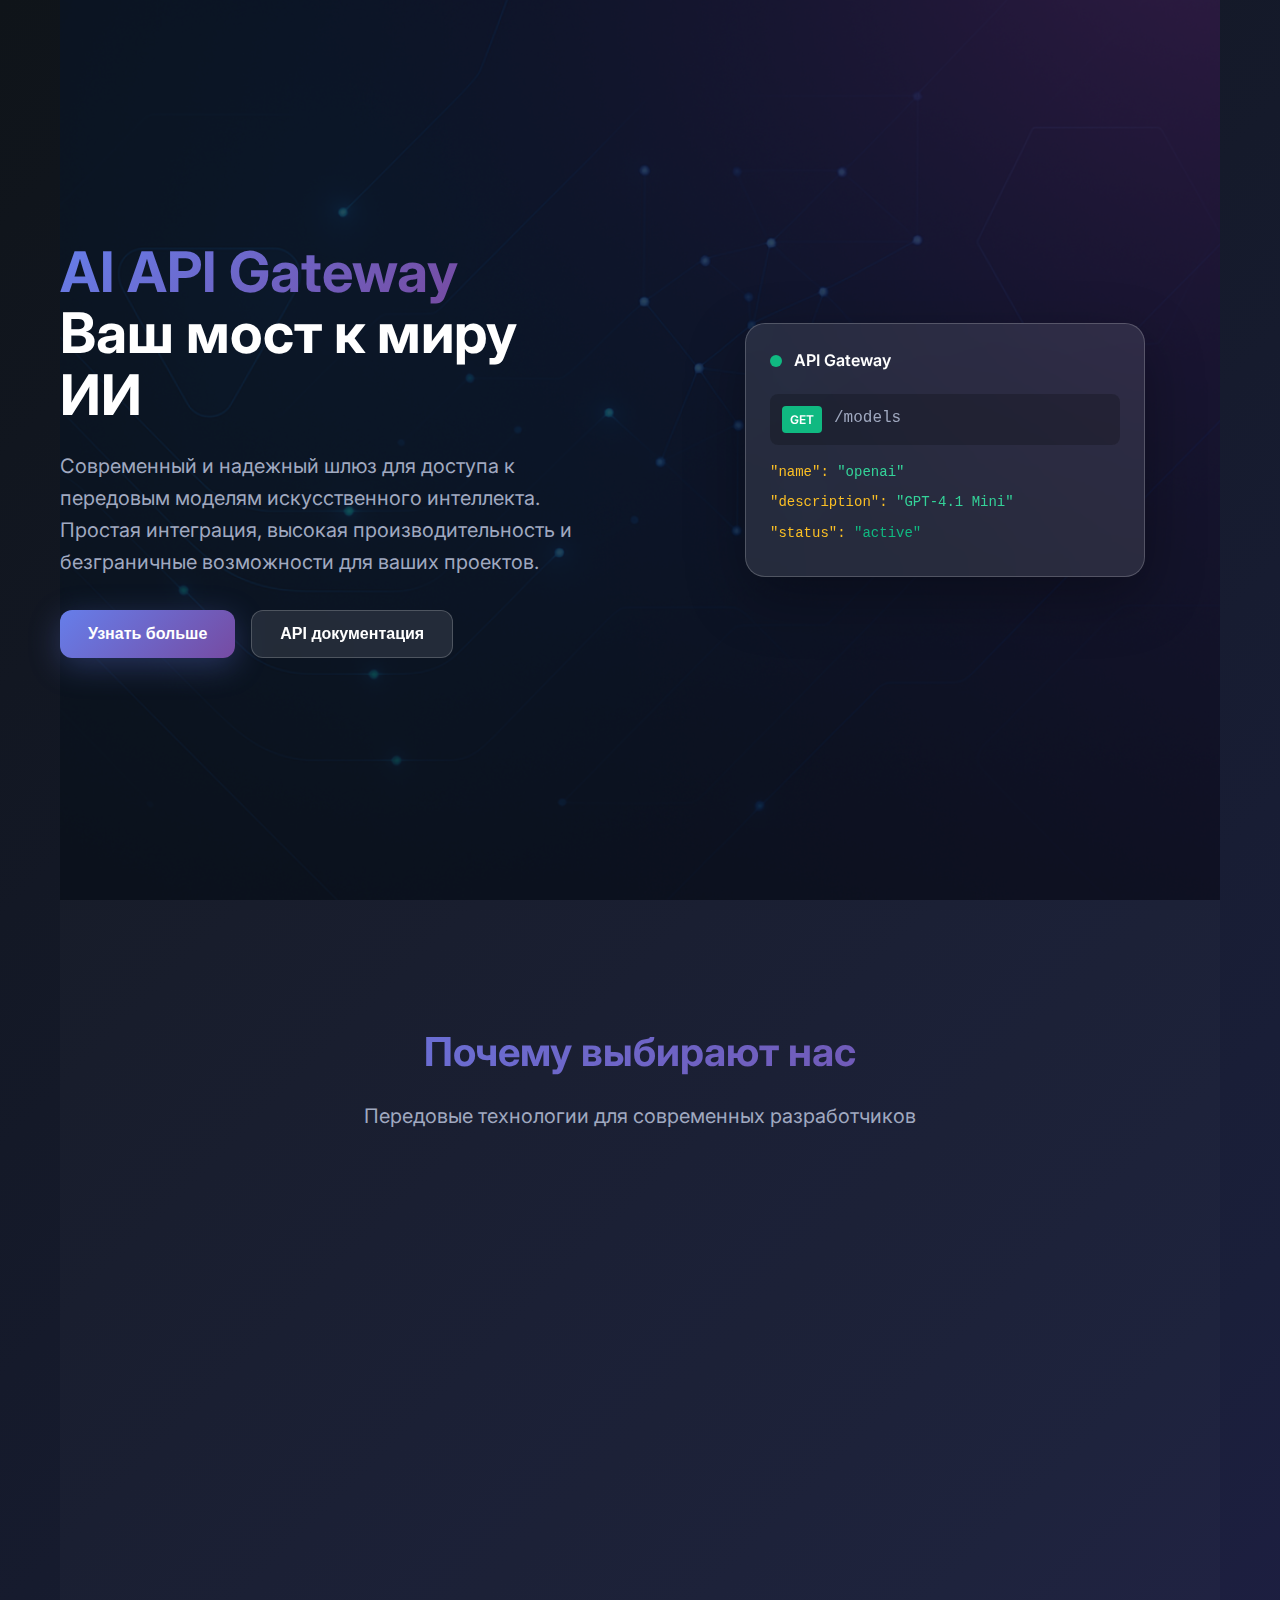
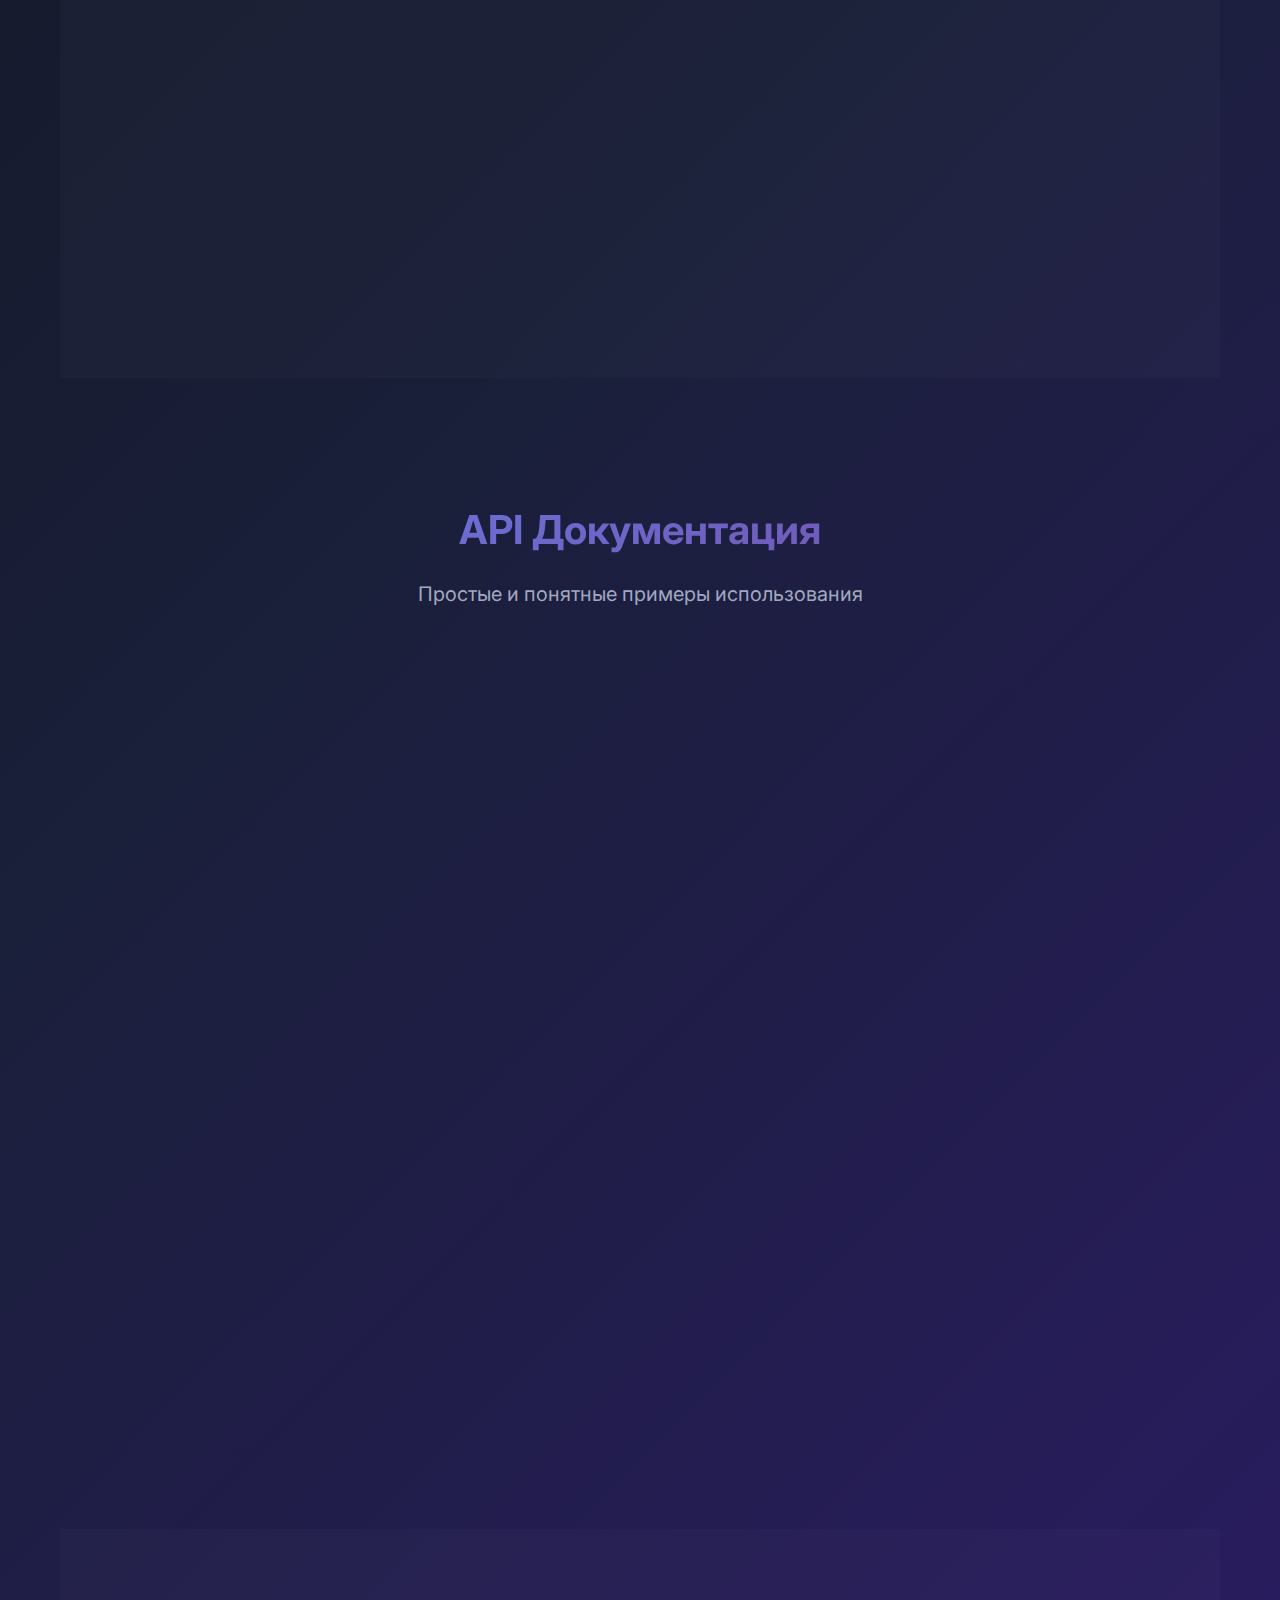
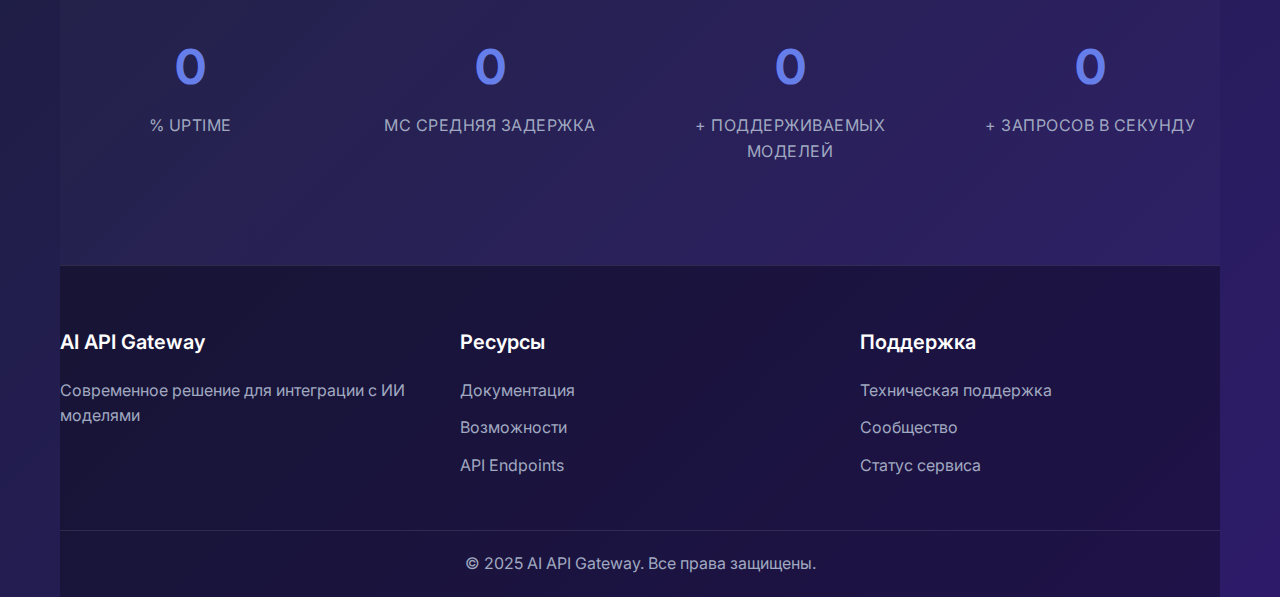
<file: index.html>
<!DOCTYPE html>
<html lang="ru">
<head>
    <meta charset="UTF-8">
    <meta name="viewport" content="width=device-width, initial-scale=1.0">
    <title>AI API Gateway - Мощный шлюз для ИИ моделей</title>
    <link href="https://fonts.googleapis.com/css2?family=Inter:wght@300;400;500;600;700&display=swap" rel="stylesheet">
    <link rel="stylesheet" href="styles.css">
</head>
<body>
    <div class="container">
        <!-- Hero Section -->
        <section class="hero">
            <div class="hero-content">
                <div class="hero-text">
                    <h1 class="hero-title">
                        <span class="gradient-text">AI API Gateway</span>
                        <br>Ваш мост к миру ИИ
                    </h1>
                    <p class="hero-description">
                        Современный и надежный шлюз для доступа к передовым моделям искусственного интеллекта. 
                        Простая интеграция, высокая производительность и безграничные возможности для ваших проектов.
                    </p>
                    <div class="hero-buttons">
                        <button class="btn btn-primary" onclick="scrollToSection('features')">
                            Узнать больше
                        </button>
                        <button class="btn btn-secondary" onclick="scrollToSection('api-docs')">
                            API документация
                        </button>
                    </div>
                </div>
                <div class="hero-visual">
                    <div class="floating-card">
                        <div class="card-header">
                            <div class="status-indicator"></div>
                            <span>API Gateway</span>
                        </div>
                        <div class="card-content">
                            <div class="api-endpoint">
                                <span class="method">GET</span>
                                <span class="url">/models</span>
                            </div>
                            <div class="response-preview">
                                <div class="json-line">
                                    <span class="key">"name":</span>
                                    <span class="value">"openai"</span>
                                </div>
                                <div class="json-line">
                                    <span class="key">"description":</span>
                                    <span class="value">"GPT-4.1 Mini"</span>
                                </div>
                                <div class="json-line">
                                    <span class="key">"status":</span>
                                    <span class="value success">"active"</span>
                                </div>
                            </div>
                        </div>
                    </div>
                </div>
            </div>
        </section>

        <!-- Features Section -->
        <section id="features" class="features">
            <div class="section-header">
                <h2>Почему выбирают нас</h2>
                <p>Передовые технологии для современных разработчиков</p>
            </div>
            <div class="features-grid">
                <div class="feature-card">
                    <div class="feature-icon">🚀</div>
                    <h3>Высокая скорость</h3>
                    <p>Оптимизированная архитектура обеспечивает минимальные задержки и максимальную производительность</p>
                </div>
                <div class="feature-card">
                    <div class="feature-icon">🔒</div>
                    <h3>Безопасность</h3>
                    <p>Современные протоколы шифрования и защиты данных гарантируют безопасность ваших запросов</p>
                </div>
                <div class="feature-card">
                    <div class="feature-icon">⚡</div>
                    <h3>Простая интеграция</h3>
                    <p>RESTful API с понятной документацией позволяет быстро интегрировать сервис в любой проект</p>
                </div>
                <div class="feature-card">
                    <div class="feature-icon">🌐</div>
                    <h3>Глобальная доступность</h3>
                    <p>Распределенная инфраструктура обеспечивает стабильную работу по всему миру</p>
                </div>
                <div class="feature-card">
                    <div class="feature-icon">📊</div>
                    <h3>Аналитика</h3>
                    <p>Подробная статистика использования и мониторинг производительности в реальном времени</p>
                </div>
                <div class="feature-card">
                    <div class="feature-icon">🔧</div>
                    <h3>Гибкость</h3>
                    <p>Поддержка множества ИИ моделей и возможность настройки под ваши специфические потребности</p>
                </div>
            </div>
        </section>

        <!-- API Documentation Section -->
        <section id="api-docs" class="api-docs">
            <div class="section-header">
                <h2>API Документация</h2>
                <p>Простые и понятные примеры использования</p>
            </div>
            <div class="docs-content">
                <div class="endpoint-example">
                    <h3>Получить список доступных моделей</h3>
                    <div class="code-block">
                        <div class="code-header">
                            <span class="method-badge get">GET</span>
                            <span class="endpoint">/models</span>
                            <button class="copy-btn" onclick="copyToClipboard('models-example')">Копировать</button>
                        </div>
                        <pre id="models-example"><code>curl -X GET "https://your-domain.vercel.app/models" \
  -H "Content-Type: application/json"</code></pre>
                    </div>
                </div>
                
                <div class="endpoint-example">
                    <h3>Отправить запрос к модели</h3>
                    <div class="code-block">
                        <div class="code-header">
                            <span class="method-badge post">POST</span>
                            <span class="endpoint">/chat</span>
                            <button class="copy-btn" onclick="copyToClipboard('chat-example')">Копировать</button>
                        </div>
                        <pre id="chat-example"><code>curl -X POST "https://your-domain.vercel.app/chat" \
  -H "Content-Type: application/json" \
  -d '{
    "model": "openai",
    "messages": [
      {
        "role": "user",
        "content": "Привет! Как дела?"
      }
    ]
  }'</code></pre>
                    </div>
                </div>
            </div>
        </section>

        <!-- Stats Section -->
        <section class="stats">
            <div class="stats-grid">
                <div class="stat-item">
                    <div class="stat-number" data-target="99.9">0</div>
                    <div class="stat-label">% Uptime</div>
                </div>
                <div class="stat-item">
                    <div class="stat-number" data-target="50">0</div>
                    <div class="stat-label">мс Средняя задержка</div>
                </div>
                <div class="stat-item">
                    <div class="stat-number" data-target="20">0</div>
                    <div class="stat-label">+ Поддерживаемых моделей</div>
                </div>
                <div class="stat-item">
                    <div class="stat-number" data-target="1000">0</div>
                    <div class="stat-label">+ Запросов в секунду</div>
                </div>
            </div>
        </section>

        <!-- Footer -->
        <footer class="footer">
            <div class="footer-content">
                <div class="footer-section">
                    <h4>AI API Gateway</h4>
                    <p>Современное решение для интеграции с ИИ моделями</p>
                </div>
                <div class="footer-section">
                    <h4>Ресурсы</h4>
                    <ul>
                        <li><a href="#api-docs">Документация</a></li>
                        <li><a href="#features">Возможности</a></li>
                        <li><a href="/models">API Endpoints</a></li>
                    </ul>
                </div>
                <div class="footer-section">
                    <h4>Поддержка</h4>
                    <ul>
                        <li><a href="#">Техническая поддержка</a></li>
                        <li><a href="#">Сообщество</a></li>
                        <li><a href="#">Статус сервиса</a></li>
                    </ul>
                </div>
            </div>
            <div class="footer-bottom">
                <p>&copy; 2025 AI API Gateway. Все права защищены.</p>
            </div>
        </footer>
    </div>

    <script src="script.js"></script>
</body>
</html>
</file>
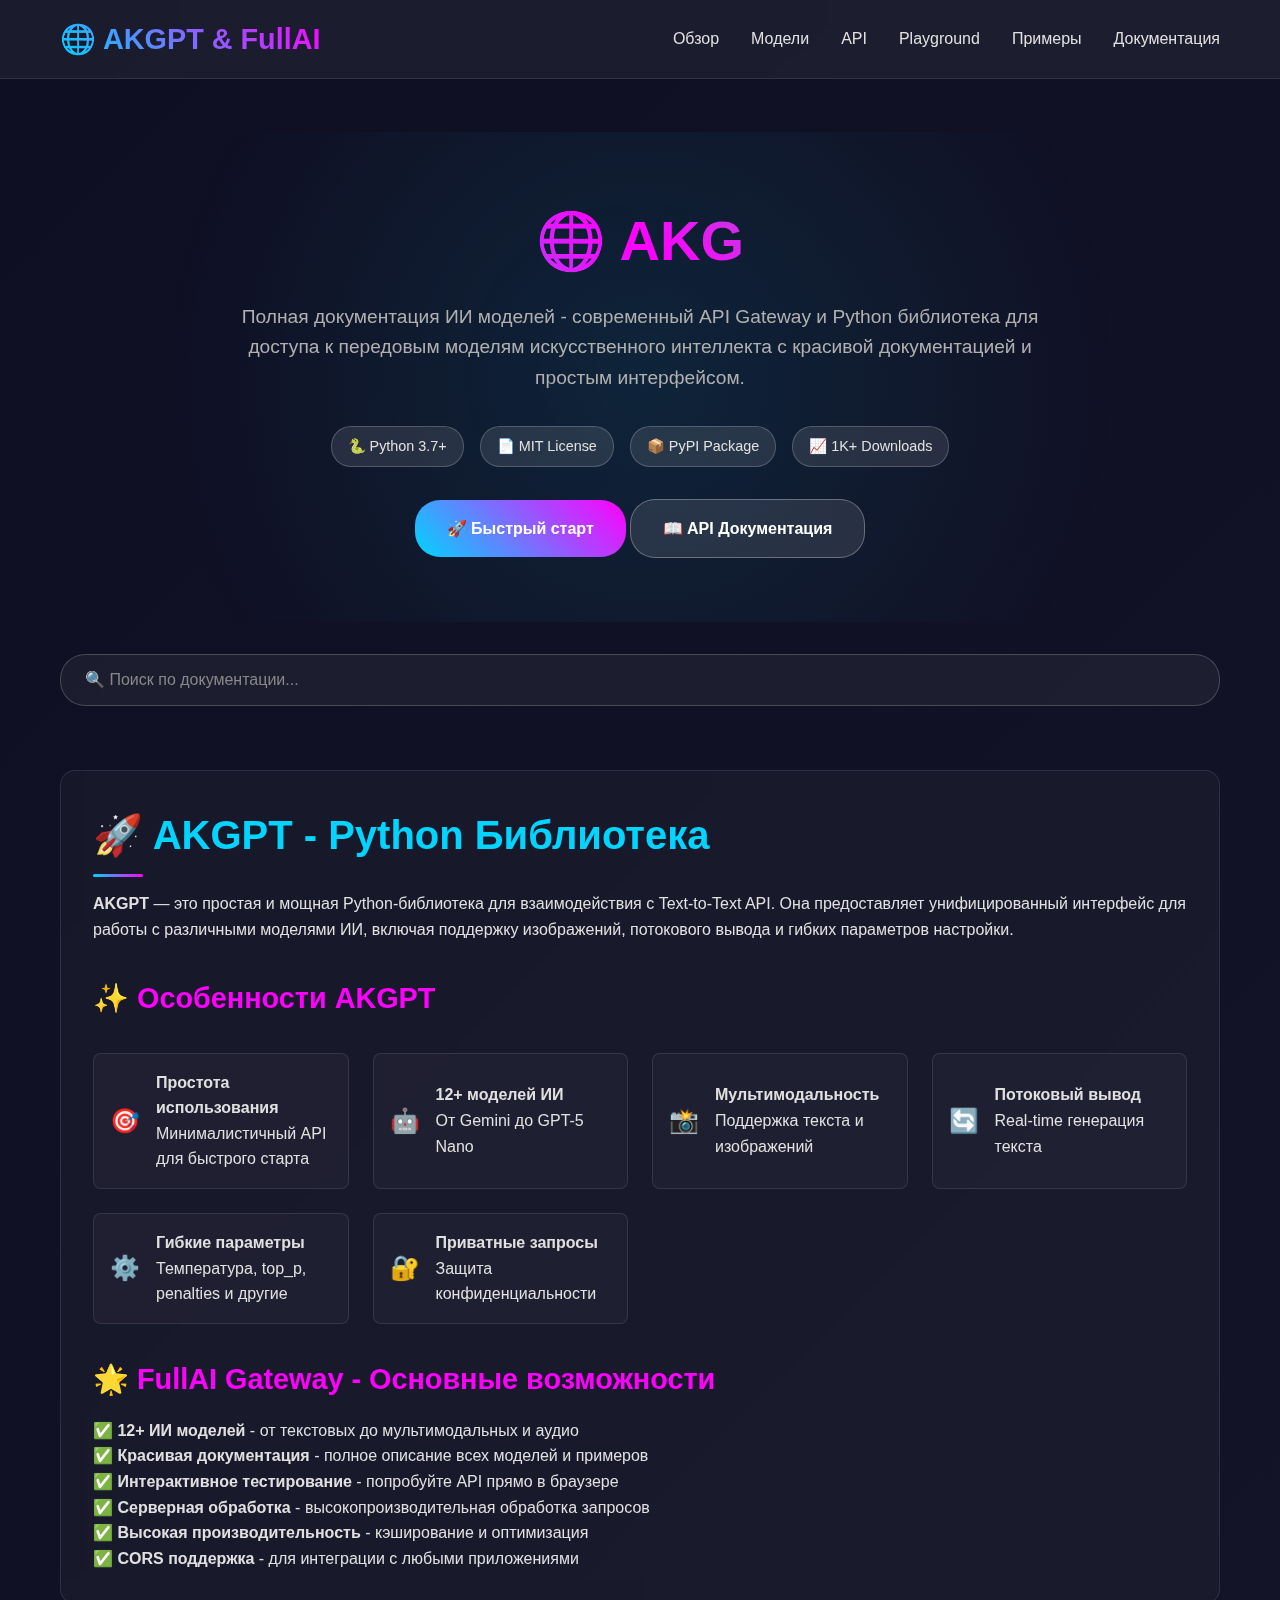
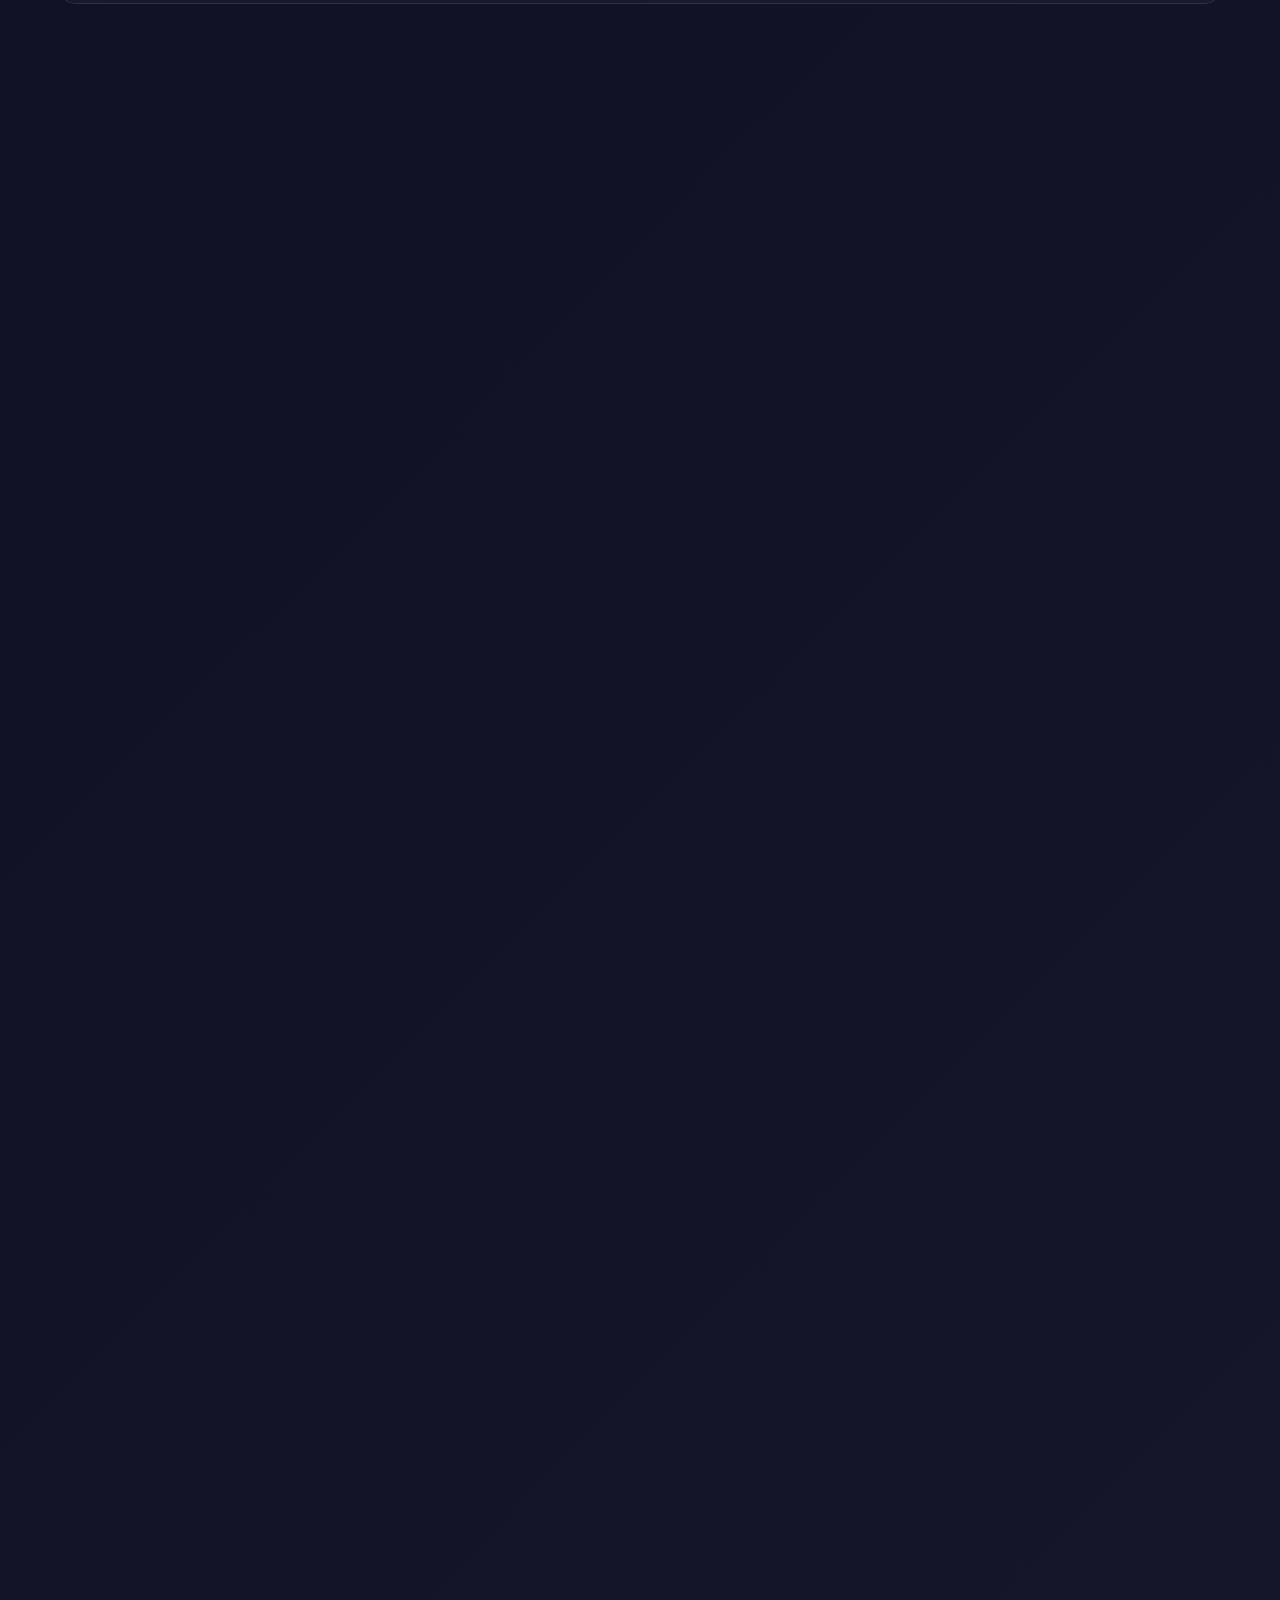
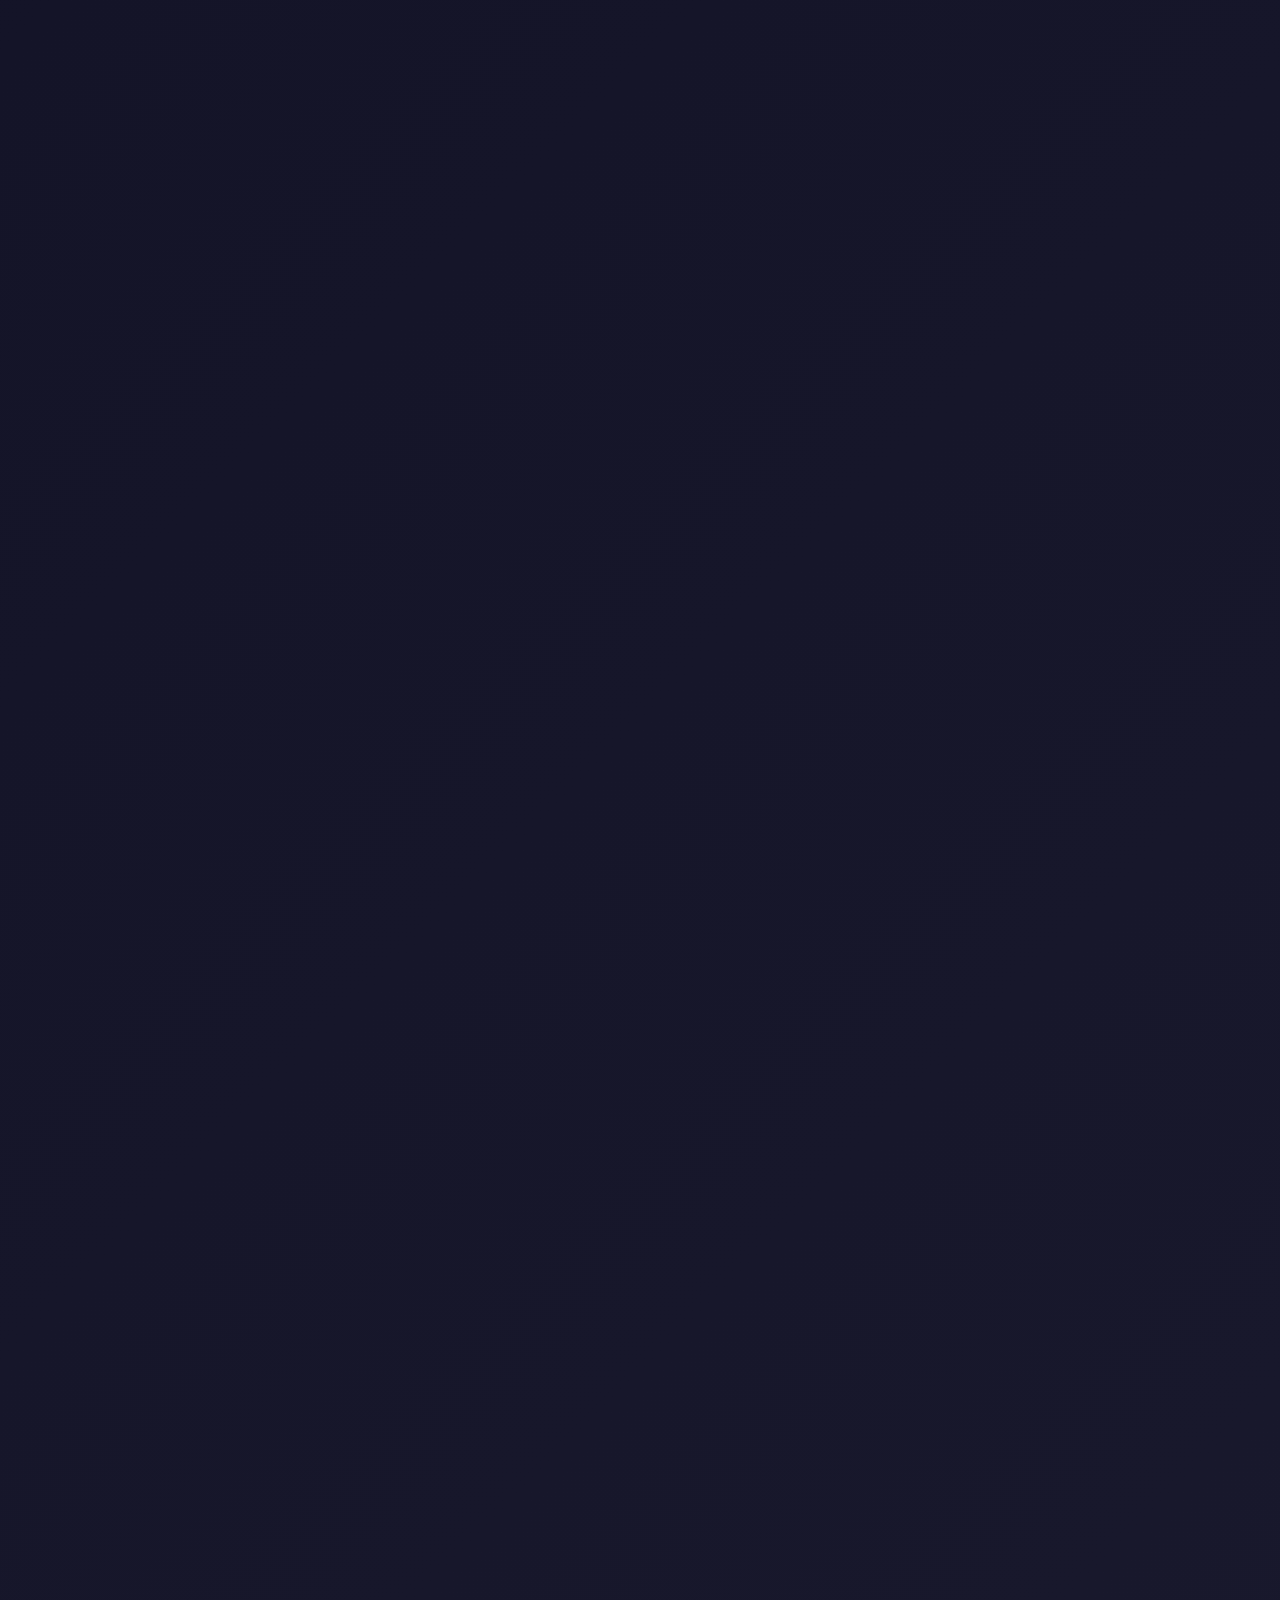
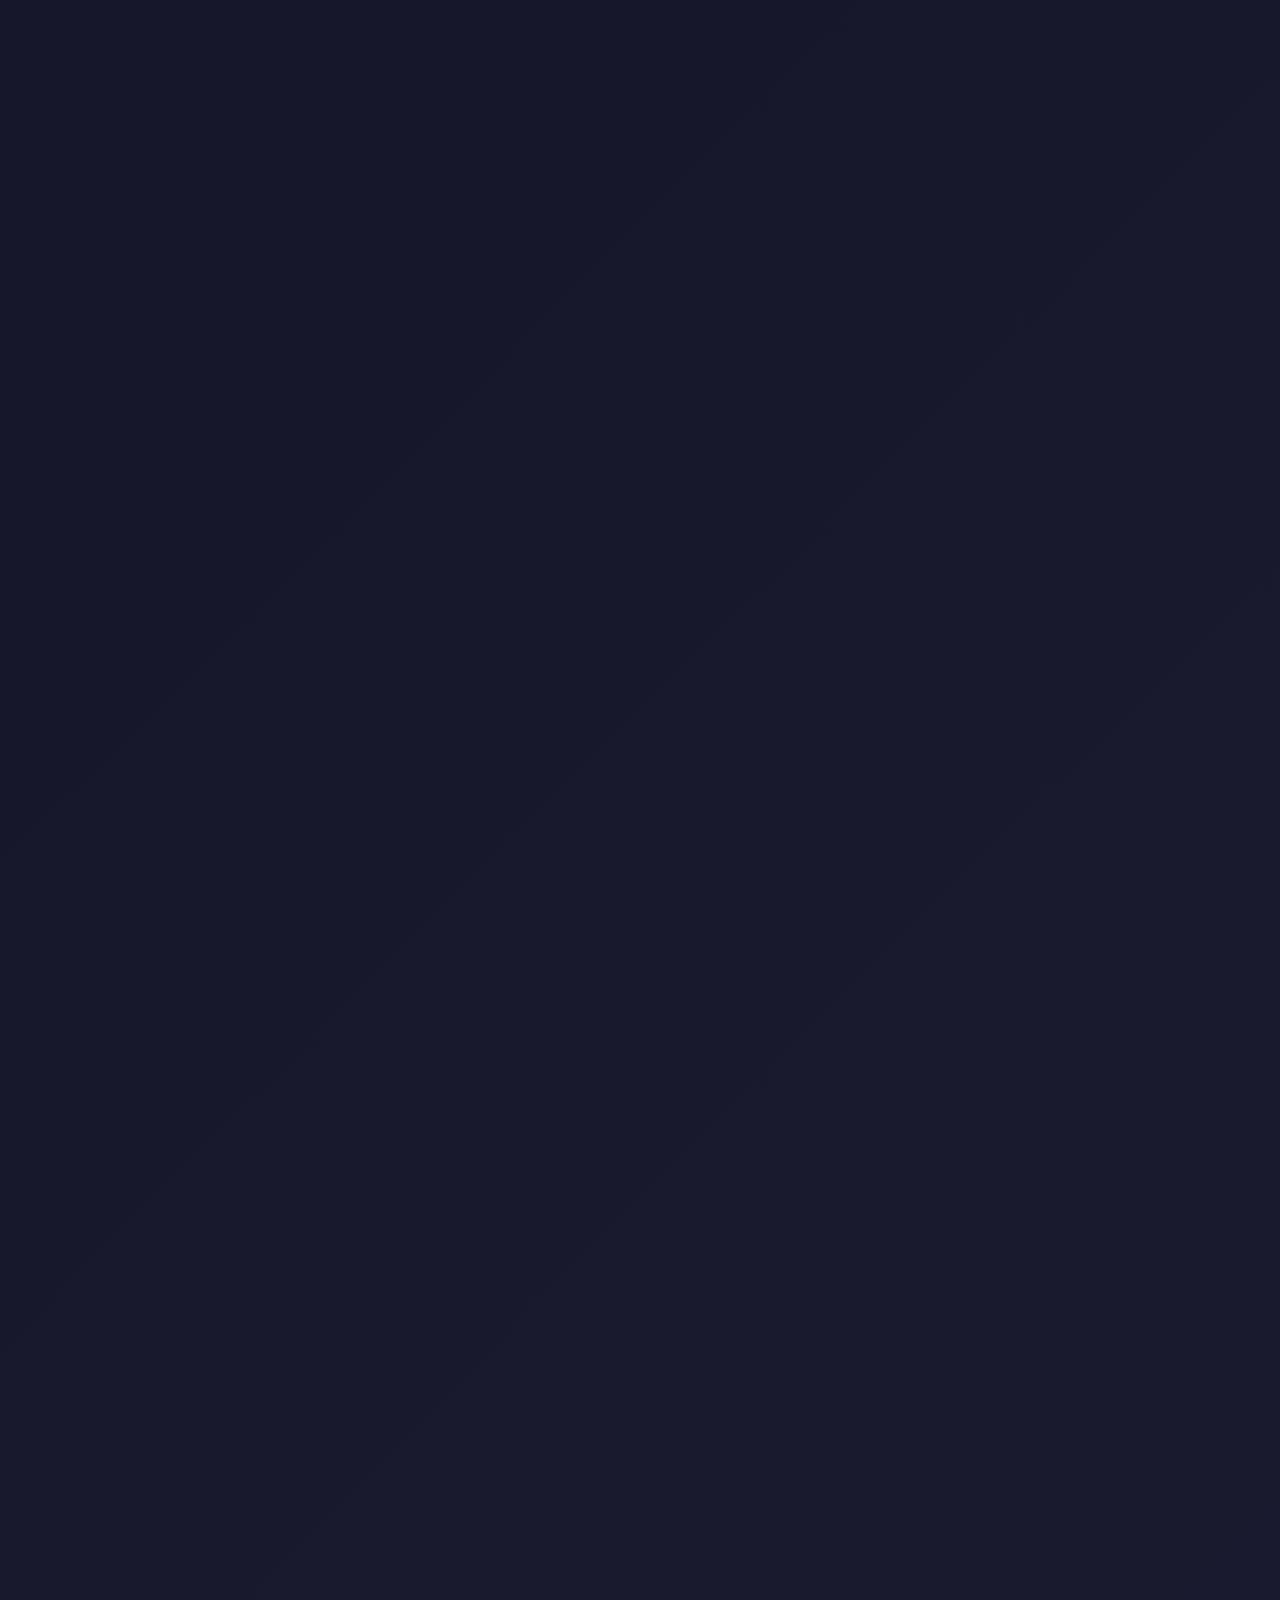
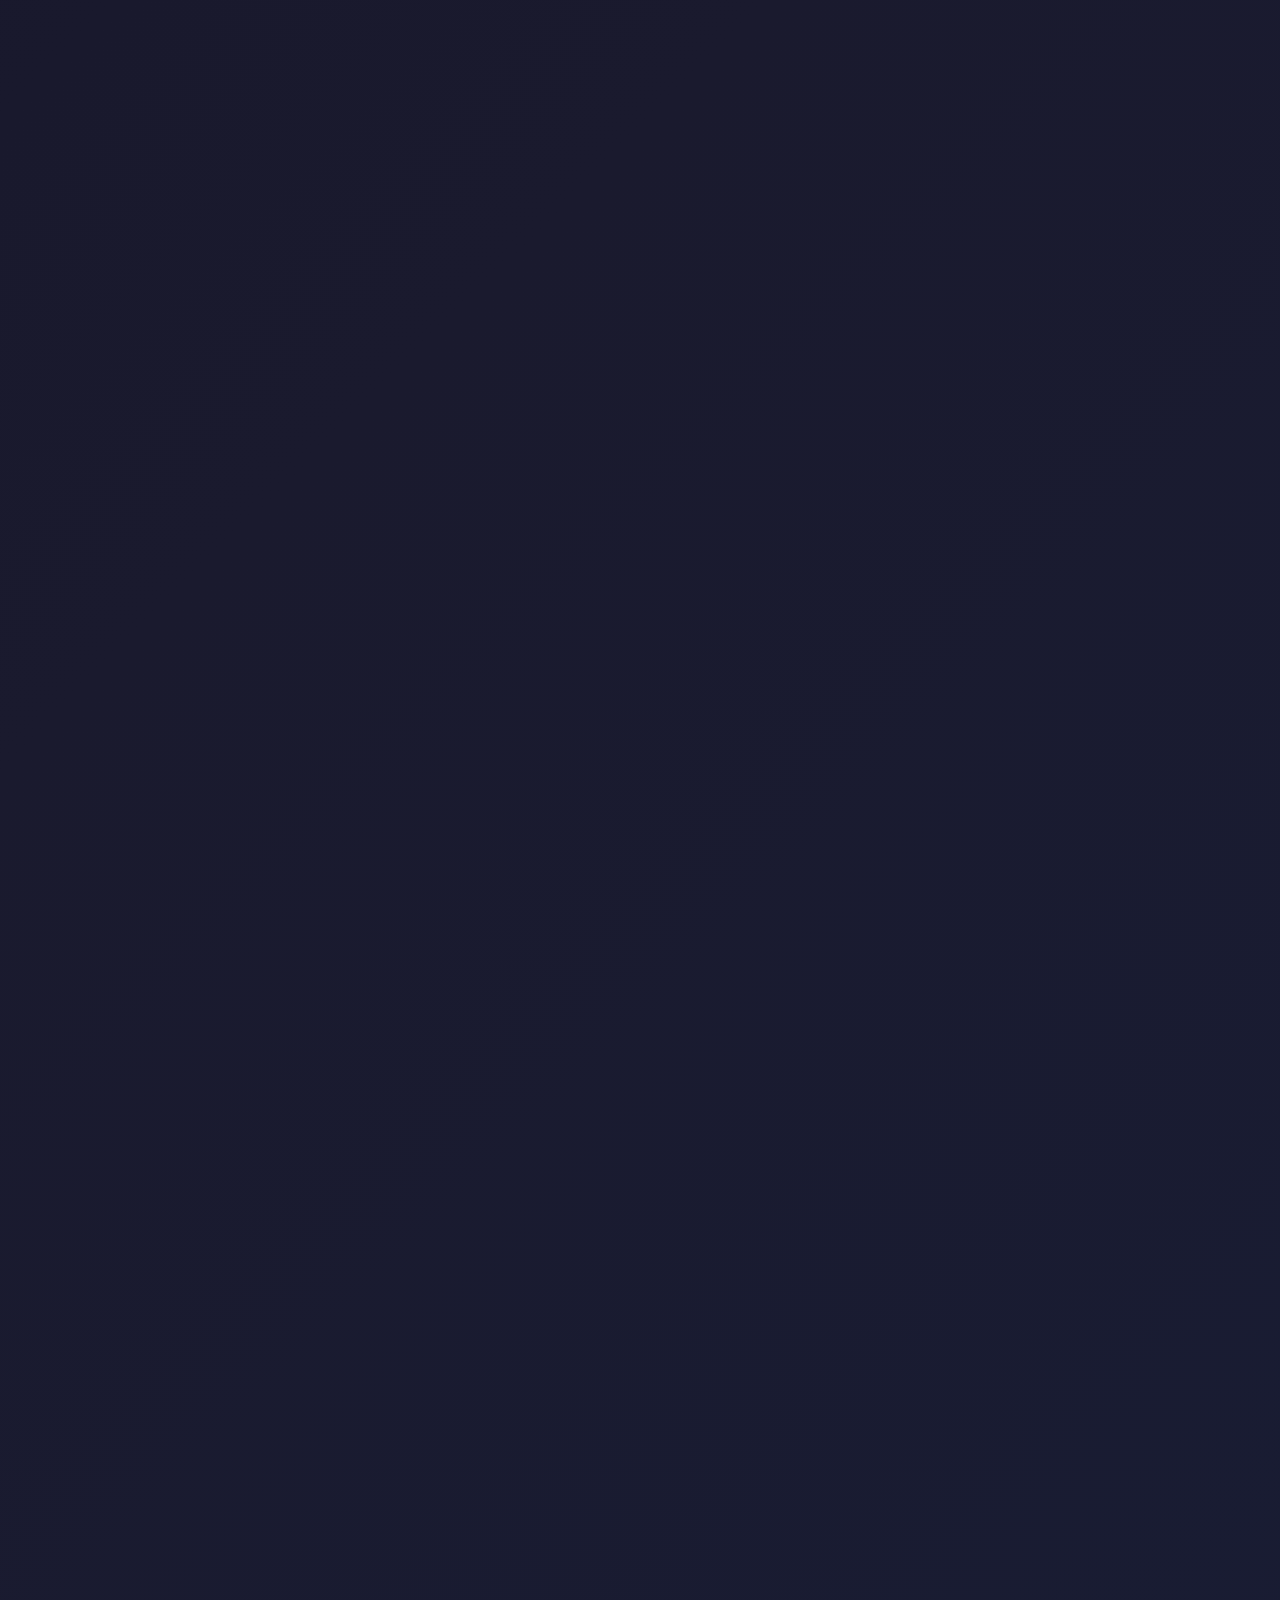
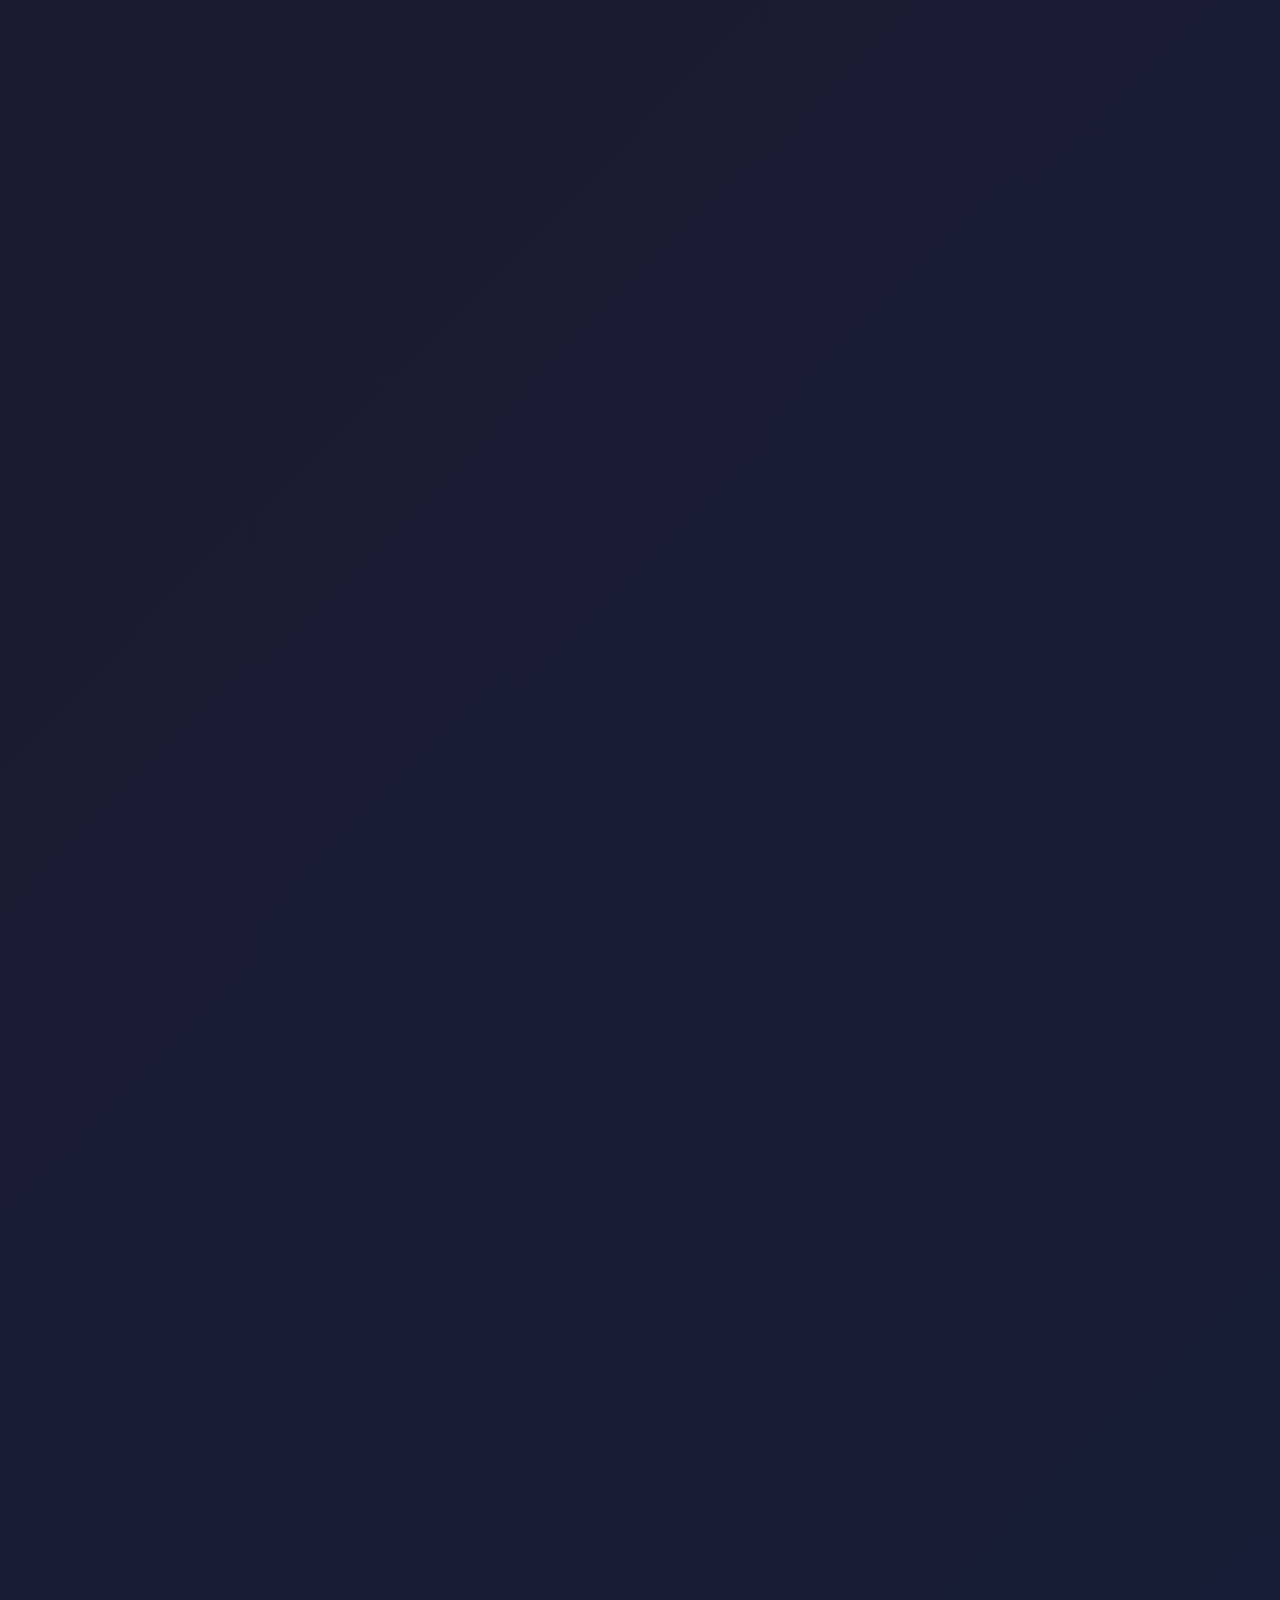
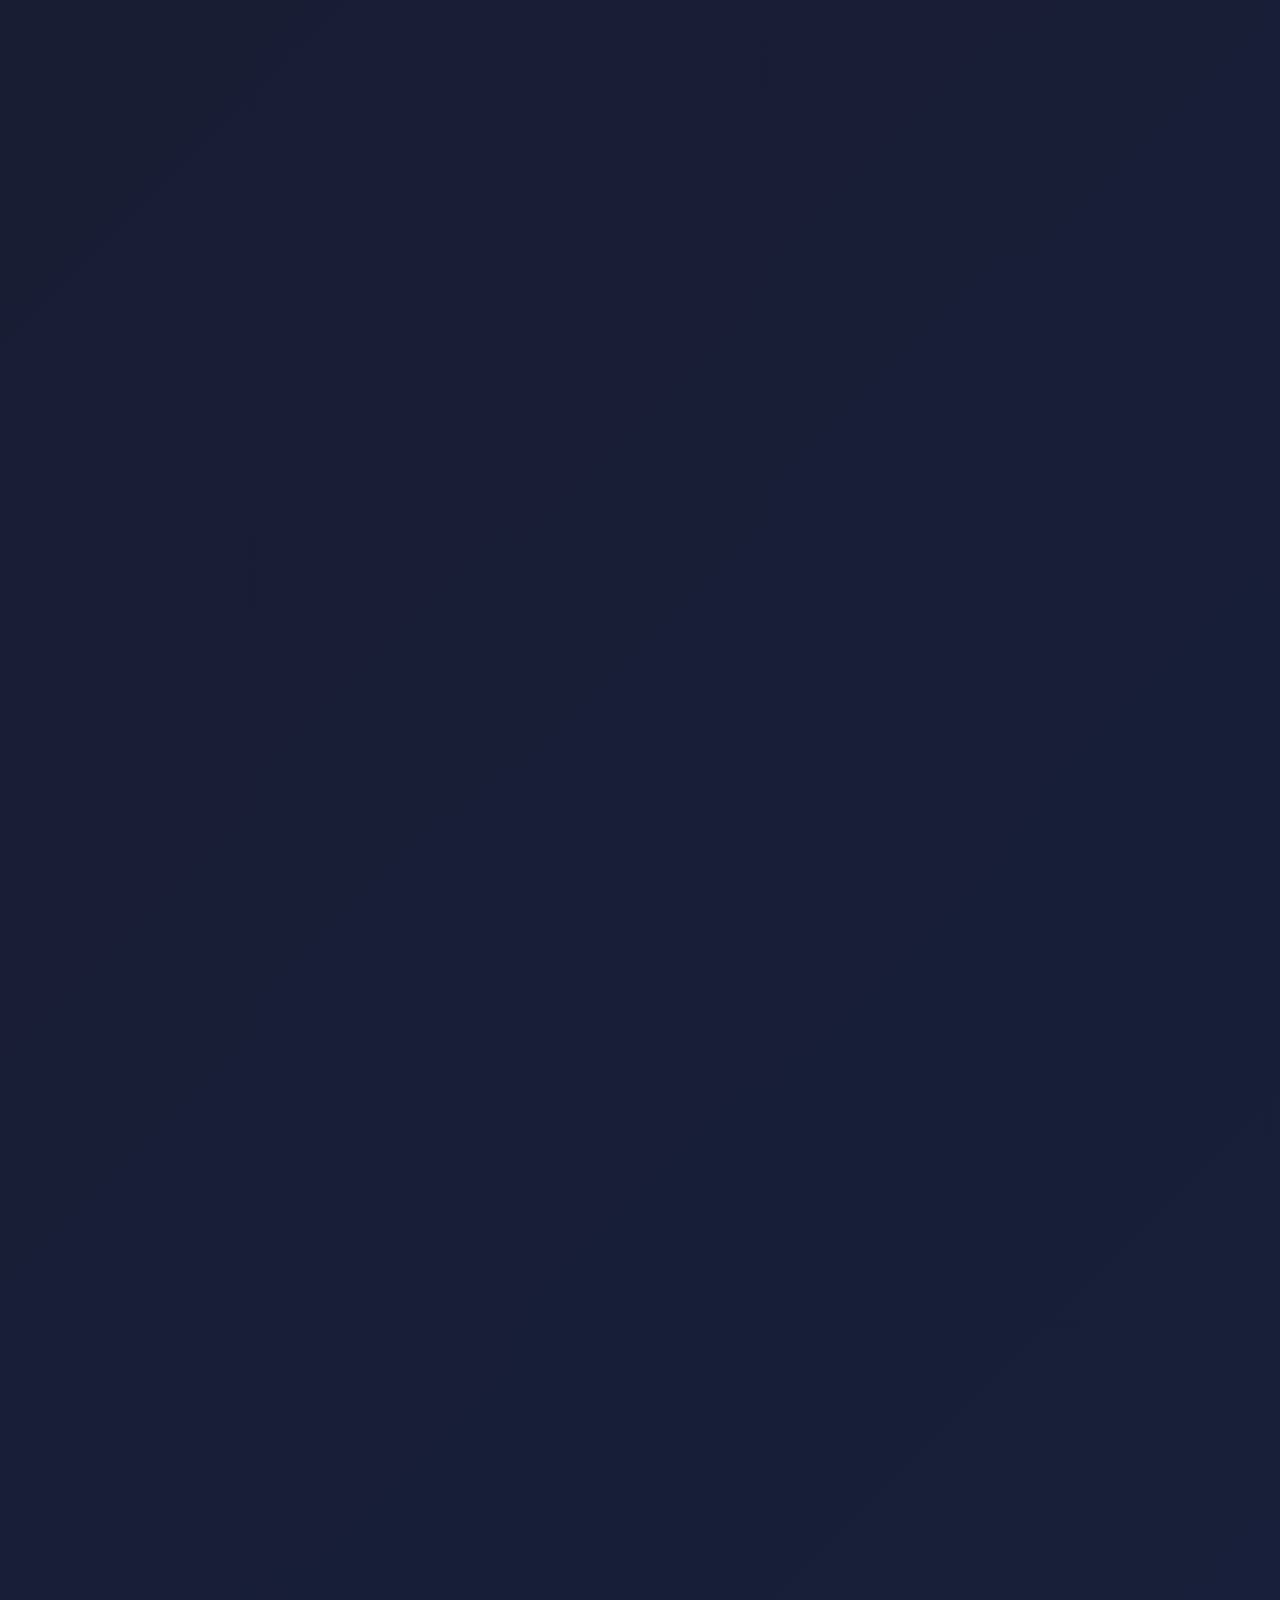
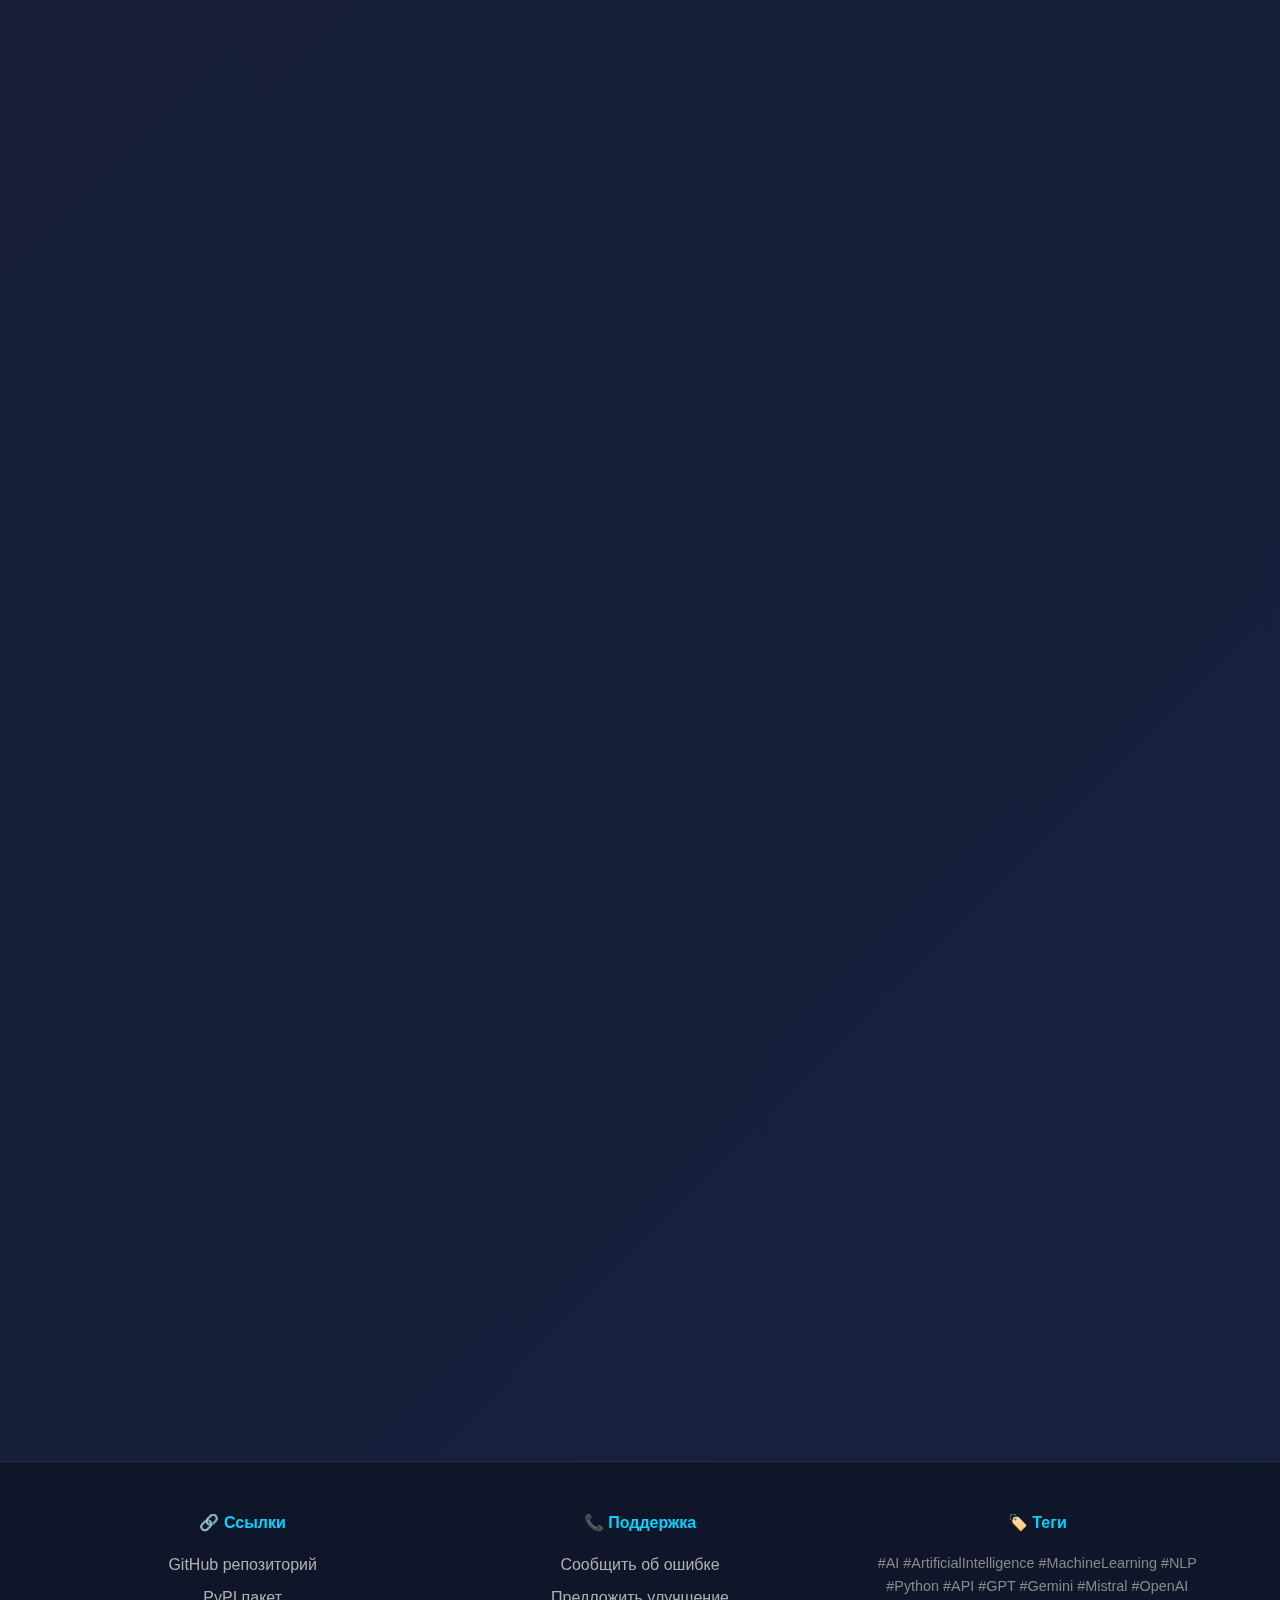
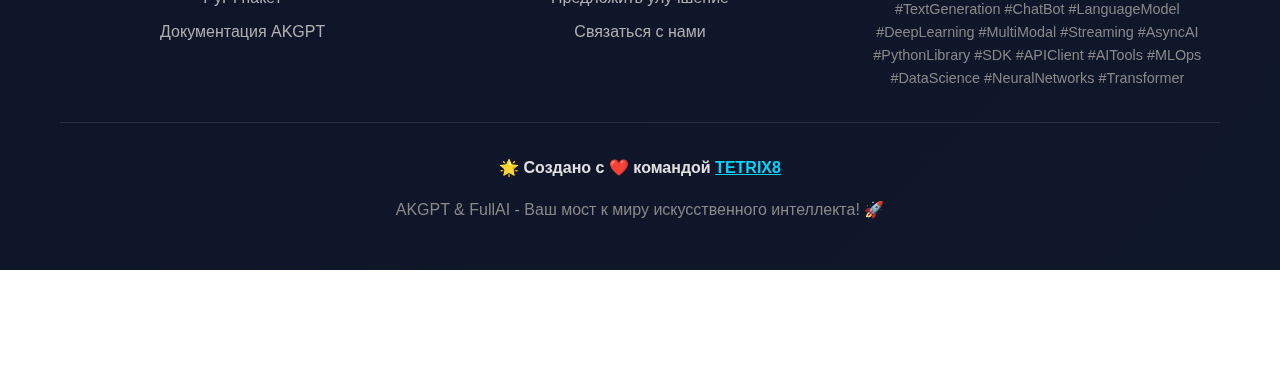
<file: src/static/index.html>
<!DOCTYPE html>
<html lang="ru">
<head>
    <meta charset="UTF-8">
    <meta name="viewport" content="width=device-width, initial-scale=1.0">
    <title>AKGPT & FullAI - Полная документация ИИ моделей</title>
    <style>
        * {
            margin: 0;
            padding: 0;
            box-sizing: border-box;
        }

        body {
            font-family: 'Segoe UI', Tahoma, Geneva, Verdana, sans-serif;
            line-height: 1.6;
            color: #e0e0e0;
            background: linear-gradient(135deg, #0f0f23 0%, #1a1a2e 50%, #16213e 100%);
            min-height: 100vh;
            overflow-x: hidden;
        }

        .container {
            max-width: 1200px;
            margin: 0 auto;
            padding: 0 20px;
        }

        /* Header */
        .header {
            background: rgba(255, 255, 255, 0.05);
            backdrop-filter: blur(10px);
            border-bottom: 1px solid rgba(255, 255, 255, 0.1);
            position: fixed;
            top: 0;
            left: 0;
            right: 0;
            z-index: 1000;
            padding: 1rem 0;
        }

        .nav {
            display: flex;
            justify-content: space-between;
            align-items: center;
        }

        .logo {
            font-size: 1.8rem;
            font-weight: bold;
            background: linear-gradient(45deg, #00d4ff, #ff00ff);
            -webkit-background-clip: text;
            -webkit-text-fill-color: transparent;
            background-clip: text;
        }

        .nav-links {
            display: flex;
            list-style: none;
            gap: 2rem;
        }

        .nav-links a {
            color: #e0e0e0;
            text-decoration: none;
            transition: color 0.3s ease;
            position: relative;
        }

        .nav-links a:hover {
            color: #00d4ff;
        }

        .nav-links a::after {
            content: '';
            position: absolute;
            bottom: -5px;
            left: 0;
            width: 0;
            height: 2px;
            background: linear-gradient(45deg, #00d4ff, #ff00ff);
            transition: width 0.3s ease;
        }

        .nav-links a:hover::after {
            width: 100%;
        }

        /* Main Content */
        .main {
            margin-top: 100px;
            padding: 2rem 0;
        }

        /* Hero Section */
        .hero {
            text-align: center;
            padding: 4rem 0;
            background: radial-gradient(circle at center, rgba(0, 212, 255, 0.1) 0%, transparent 70%);
        }

        .hero h1 {
            font-size: 3.5rem;
            margin-bottom: 1rem;
            background: linear-gradient(45deg, #00d4ff, #ff00ff, #00ff88);
            -webkit-background-clip: text;
            -webkit-text-fill-color: transparent;
            background-clip: text;
            animation: glow 2s ease-in-out infinite alternate;
        }

        @keyframes glow {
            from { filter: drop-shadow(0 0 20px rgba(0, 212, 255, 0.5)); }
            to { filter: drop-shadow(0 0 30px rgba(255, 0, 255, 0.5)); }
        }

        .hero p {
            font-size: 1.2rem;
            color: #b0b0b0;
            max-width: 800px;
            margin: 0 auto 2rem;
        }

        .badges {
            display: flex;
            justify-content: center;
            gap: 1rem;
            flex-wrap: wrap;
            margin-bottom: 2rem;
        }

        .badge {
            background: rgba(255, 255, 255, 0.1);
            border: 1px solid rgba(255, 255, 255, 0.2);
            border-radius: 20px;
            padding: 0.5rem 1rem;
            font-size: 0.9rem;
            color: #e0e0e0;
            transition: all 0.3s ease;
        }

        .badge:hover {
            background: rgba(0, 212, 255, 0.2);
            border-color: #00d4ff;
            transform: translateY(-2px);
        }

        /* Sections */
        .section {
            margin: 4rem 0;
            padding: 2rem;
            background: rgba(255, 255, 255, 0.03);
            border-radius: 15px;
            border: 1px solid rgba(255, 255, 255, 0.1);
            backdrop-filter: blur(10px);
        }

        .section h2 {
            font-size: 2.5rem;
            margin-bottom: 1.5rem;
            color: #00d4ff;
            position: relative;
        }

        .section h2::before {
            content: '';
            position: absolute;
            bottom: -10px;
            left: 0;
            width: 50px;
            height: 3px;
            background: linear-gradient(45deg, #00d4ff, #ff00ff);
            border-radius: 2px;
        }

        .section h3 {
            font-size: 1.8rem;
            margin: 2rem 0 1rem;
            color: #ff00ff;
        }

        .section h4 {
            font-size: 1.4rem;
            margin: 1.5rem 0 1rem;
            color: #00ff88;
        }

        /* Tables */
        .table-container {
            overflow-x: auto;
            margin: 2rem 0;
            border-radius: 10px;
            background: rgba(255, 255, 255, 0.05);
        }

        table {
            width: 100%;
            border-collapse: collapse;
            font-size: 0.9rem;
        }

        th, td {
            padding: 1rem;
            text-align: left;
            border-bottom: 1px solid rgba(255, 255, 255, 0.1);
        }

        th {
            background: rgba(0, 212, 255, 0.1);
            color: #00d4ff;
            font-weight: bold;
        }

        tr:hover {
            background: rgba(255, 255, 255, 0.05);
        }

        /* Code Blocks */
        .code-container {
            position: relative;
            margin: 1.5rem 0;
        }

        .code-header {
            background: rgba(0, 0, 0, 0.3);
            padding: 0.5rem 1rem;
            border-radius: 8px 8px 0 0;
            font-size: 0.9rem;
            color: #b0b0b0;
            display: flex;
            justify-content: space-between;
            align-items: center;
        }

        .copy-btn {
            background: rgba(0, 212, 255, 0.2);
            border: 1px solid #00d4ff;
            color: #00d4ff;
            padding: 0.3rem 0.8rem;
            border-radius: 5px;
            cursor: pointer;
            font-size: 0.8rem;
            transition: all 0.3s ease;
        }

        .copy-btn:hover {
            background: rgba(0, 212, 255, 0.3);
            transform: scale(1.05);
        }

        pre {
            background: rgba(0, 0, 0, 0.5);
            padding: 1.5rem;
            border-radius: 0 0 8px 8px;
            overflow-x: auto;
            font-family: 'Courier New', monospace;
            font-size: 0.9rem;
            line-height: 1.4;
        }

        code {
            color: #00ff88;
        }

        .inline-code {
            background: rgba(0, 255, 136, 0.1);
            color: #00ff88;
            padding: 0.2rem 0.4rem;
            border-radius: 4px;
            font-family: 'Courier New', monospace;
            font-size: 0.9rem;
        }

        /* Cards */
        .cards-grid {
            display: grid;
            grid-template-columns: repeat(auto-fit, minmax(300px, 1fr));
            gap: 2rem;
            margin: 2rem 0;
        }

        .card {
            background: rgba(255, 255, 255, 0.05);
            border: 1px solid rgba(255, 255, 255, 0.1);
            border-radius: 12px;
            padding: 1.5rem;
            transition: all 0.3s ease;
            position: relative;
            overflow: hidden;
        }

        .card::before {
            content: '';
            position: absolute;
            top: 0;
            left: 0;
            right: 0;
            height: 3px;
            background: linear-gradient(45deg, #00d4ff, #ff00ff, #00ff88);
        }

        .card:hover {
            transform: translateY(-5px);
            box-shadow: 0 10px 30px rgba(0, 212, 255, 0.2);
        }

        .card h4 {
            color: #00d4ff;
            margin-bottom: 1rem;
        }

        /* Features List */
        .features {
            display: grid;
            grid-template-columns: repeat(auto-fit, minmax(250px, 1fr));
            gap: 1.5rem;
            margin: 2rem 0;
        }

        .feature {
            display: flex;
            align-items: center;
            gap: 1rem;
            padding: 1rem;
            background: rgba(255, 255, 255, 0.03);
            border-radius: 8px;
            border: 1px solid rgba(255, 255, 255, 0.1);
            transition: all 0.3s ease;
        }

        .feature:hover {
            background: rgba(0, 212, 255, 0.1);
            border-color: #00d4ff;
        }

        .feature-icon {
            font-size: 1.5rem;
            color: #00d4ff;
        }

        /* Search */
        .search-container {
            position: relative;
            margin: 2rem 0;
        }

        .search-input {
            width: 100%;
            padding: 1rem 1.5rem;
            background: rgba(255, 255, 255, 0.05);
            border: 1px solid rgba(255, 255, 255, 0.2);
            border-radius: 25px;
            color: #e0e0e0;
            font-size: 1rem;
            outline: none;
            transition: all 0.3s ease;
        }

        .search-input:focus {
            border-color: #00d4ff;
            box-shadow: 0 0 20px rgba(0, 212, 255, 0.3);
        }

        .search-input::placeholder {
            color: #888;
        }

        /* Buttons */
        .btn {
            display: inline-block;
            padding: 1rem 2rem;
            background: linear-gradient(45deg, #00d4ff, #ff00ff);
            color: white;
            text-decoration: none;
            border-radius: 25px;
            font-weight: bold;
            transition: all 0.3s ease;
            border: none;
            cursor: pointer;
            font-size: 1rem;
        }

        .btn:hover {
            transform: translateY(-2px);
            box-shadow: 0 10px 25px rgba(0, 212, 255, 0.4);
        }

        .btn-secondary {
            background: rgba(255, 255, 255, 0.1);
            border: 1px solid rgba(255, 255, 255, 0.3);
        }

        .btn-secondary:hover {
            background: rgba(255, 255, 255, 0.2);
        }

        /* Footer */
        .footer {
            background: rgba(0, 0, 0, 0.3);
            padding: 3rem 0;
            margin-top: 4rem;
            border-top: 1px solid rgba(255, 255, 255, 0.1);
            text-align: center;
        }

        .footer-content {
            display: grid;
            grid-template-columns: repeat(auto-fit, minmax(250px, 1fr));
            gap: 2rem;
            margin-bottom: 2rem;
        }

        .footer-section h4 {
            color: #00d4ff;
            margin-bottom: 1rem;
        }

        .footer-section a {
            color: #b0b0b0;
            text-decoration: none;
            display: block;
            margin-bottom: 0.5rem;
            transition: color 0.3s ease;
        }

        .footer-section a:hover {
            color: #00d4ff;
        }

        /* Responsive */
        @media (max-width: 768px) {
            .nav-links {
                display: none;
            }

            .hero h1 {
                font-size: 2.5rem;
            }

            .section {
                padding: 1rem;
            }

            .badges {
                flex-direction: column;
                align-items: center;
            }

            .cards-grid {
                grid-template-columns: 1fr;
            }
        }

        /* Animations */
        @keyframes fadeInUp {
            from {
                opacity: 0;
                transform: translateY(30px);
            }
            to {
                opacity: 1;
                transform: translateY(0);
            }
        }

        .fade-in {
            animation: fadeInUp 0.6s ease-out;
        }

        /* Scrollbar */
        ::-webkit-scrollbar {
            width: 8px;
        }

        ::-webkit-scrollbar-track {
            background: rgba(255, 255, 255, 0.1);
        }

        ::-webkit-scrollbar-thumb {
            background: linear-gradient(45deg, #00d4ff, #ff00ff);
            border-radius: 4px;
        }

        ::-webkit-scrollbar-thumb:hover {
            background: linear-gradient(45deg, #ff00ff, #00d4ff);
        }

        /* Highlight */
        .highlight {
            background: linear-gradient(45deg, rgba(0, 212, 255, 0.2), rgba(255, 0, 255, 0.2));
            padding: 0.2rem 0.5rem;
            border-radius: 4px;
            font-weight: bold;
        }

        /* Status indicators */
        .status-online {
            color: #00ff88;
        }

        .status-warning {
            color: #ffaa00;
        }

        .status-error {
            color: #ff4444;
        }

        /* Model tags */
        .model-tag {
            display: inline-block;
            background: rgba(0, 212, 255, 0.2);
            color: #00d4ff;
            padding: 0.3rem 0.8rem;
            border-radius: 15px;
            font-size: 0.8rem;
            margin: 0.2rem;
            border: 1px solid rgba(0, 212, 255, 0.3);
        }

        .model-tag.multimodal {
            background: rgba(255, 0, 255, 0.2);
            color: #ff00ff;
            border-color: rgba(255, 0, 255, 0.3);
        }

        .model-tag.audio {
            background: rgba(0, 255, 136, 0.2);
            color: #00ff88;
            border-color: rgba(0, 255, 136, 0.3);
        }

        .model-tag.special {
            background: rgba(255, 170, 0, 0.2);
            color: #ffaa00;
            border-color: rgba(255, 170, 0, 0.3);
        }

        /* Playground Styles */
        .playground {
            background: rgba(255, 255, 255, 0.02);
            border: 2px solid rgba(0, 212, 255, 0.3);
            border-radius: 20px;
            padding: 2rem;
            margin: 2rem 0;
        }

        .playground-tabs {
            display: flex;
            gap: 1rem;
            margin-bottom: 2rem;
            border-bottom: 1px solid rgba(255, 255, 255, 0.1);
        }

        .tab-btn {
            background: rgba(255, 255, 255, 0.05);
            border: 1px solid rgba(255, 255, 255, 0.2);
            color: #e0e0e0;
            padding: 1rem 2rem;
            border-radius: 10px 10px 0 0;
            cursor: pointer;
            transition: all 0.3s ease;
            font-size: 1rem;
            font-weight: bold;
        }

        .tab-btn.active {
            background: linear-gradient(45deg, #00d4ff, #ff00ff);
            border-color: transparent;
            color: white;
            transform: translateY(-2px);
        }

        .tab-btn:hover:not(.active) {
            background: rgba(0, 212, 255, 0.1);
            border-color: #00d4ff;
        }

        .tab-content {
            display: none;
        }

        .tab-content.active {
            display: block;
            animation: fadeInUp 0.5s ease;
        }

        .input-group {
            margin-bottom: 1.5rem;
        }

        .input-label {
            display: block;
            color: #00d4ff;
            font-weight: bold;
            margin-bottom: 0.5rem;
            font-size: 1.1rem;
        }

        .input-field {
            width: 100%;
            padding: 1rem;
            background: rgba(255, 255, 255, 0.05);
            border: 1px solid rgba(255, 255, 255, 0.2);
            border-radius: 10px;
            color: #e0e0e0;
            font-size: 1rem;
            outline: none;
            transition: all 0.3s ease;
            resize: vertical;
            min-height: 120px;
        }

        .input-field:focus {
            border-color: #00d4ff;
            box-shadow: 0 0 20px rgba(0, 212, 255, 0.3);
        }

        .input-field::placeholder {
            color: #888;
        }

        .select-field {
            width: 100%;
            padding: 1rem;
            background: rgba(255, 255, 255, 0.05);
            border: 1px solid rgba(255, 255, 255, 0.2);
            border-radius: 10px;
            color: #e0e0e0;
            font-size: 1rem;
            outline: none;
            cursor: pointer;
            transition: all 0.3s ease;
        }

        .select-field:focus {
            border-color: #00d4ff;
            box-shadow: 0 0 20px rgba(0, 212, 255, 0.3);
        }

        .file-upload {
            position: relative;
            display: inline-block;
            width: 100%;
        }

        .file-input {
            position: absolute;
            opacity: 0;
            width: 100%;
            height: 100%;
            cursor: pointer;
        }

        .file-label {
            display: flex;
            align-items: center;
            justify-content: center;
            gap: 1rem;
            padding: 2rem;
            background: rgba(255, 255, 255, 0.05);
            border: 2px dashed rgba(0, 212, 255, 0.3);
            border-radius: 10px;
            color: #00d4ff;
            font-size: 1.1rem;
            cursor: pointer;
            transition: all 0.3s ease;
            text-align: center;
        }

        .file-label:hover {
            background: rgba(0, 212, 255, 0.1);
            border-color: #00d4ff;
        }

        .file-label.dragover {
            background: rgba(0, 212, 255, 0.2);
            border-color: #00d4ff;
            transform: scale(1.02);
        }

        .generate-btn {
            width: 100%;
            padding: 1.5rem;
            background: linear-gradient(45deg, #00d4ff, #ff00ff);
            color: white;
            border: none;
            border-radius: 15px;
            font-size: 1.2rem;
            font-weight: bold;
            cursor: pointer;
            transition: all 0.3s ease;
            margin-top: 1rem;
        }

        .generate-btn:hover {
            transform: translateY(-2px);
            box-shadow: 0 10px 30px rgba(0, 212, 255, 0.4);
        }

        .generate-btn:disabled {
            background: rgba(255, 255, 255, 0.1);
            color: #888;
            cursor: not-allowed;
            transform: none;
            box-shadow: none;
        }

        .result-container {
            margin-top: 2rem;
            padding: 2rem;
            background: rgba(0, 0, 0, 0.3);
            border-radius: 15px;
            border: 1px solid rgba(255, 255, 255, 0.1);
            display: none;
        }

        .result-container.show {
            display: block;
            animation: fadeInUp 0.5s ease;
        }

        .result-header {
            display: flex;
            justify-content: space-between;
            align-items: center;
            margin-bottom: 1rem;
            padding-bottom: 1rem;
            border-bottom: 1px solid rgba(255, 255, 255, 0.1);
        }

        .result-title {
            color: #00d4ff;
            font-size: 1.3rem;
            font-weight: bold;
        }

        .result-actions {
            display: flex;
            gap: 1rem;
        }

        .action-btn {
            background: rgba(0, 212, 255, 0.2);
            border: 1px solid #00d4ff;
            color: #00d4ff;
            padding: 0.5rem 1rem;
            border-radius: 8px;
            cursor: pointer;
            font-size: 0.9rem;
            transition: all 0.3s ease;
        }

        .action-btn:hover {
            background: rgba(0, 212, 255, 0.3);
            transform: scale(1.05);
        }

        .result-content {
            color: #e0e0e0;
            line-height: 1.6;
            font-size: 1rem;
        }

        .generated-image {
            max-width: 100%;
            border-radius: 10px;
            box-shadow: 0 10px 30px rgba(0, 0, 0, 0.5);
            margin: 1rem 0;
        }

        .loading-spinner {
            display: inline-block;
            width: 20px;
            height: 20px;
            border: 3px solid rgba(255, 255, 255, 0.3);
            border-radius: 50%;
            border-top-color: #00d4ff;
            animation: spin 1s ease-in-out infinite;
            margin-right: 0.5rem;
        }

        @keyframes spin {
            to { transform: rotate(360deg); }
        }

        .error-message {
            background: rgba(255, 68, 68, 0.1);
            border: 1px solid #ff4444;
            color: #ff4444;
            padding: 1rem;
            border-radius: 10px;
            margin-top: 1rem;
        }

        .success-message {
            background: rgba(0, 255, 136, 0.1);
            border: 1px solid #00ff88;
            color: #00ff88;
            padding: 1rem;
            border-radius: 10px;
            margin-top: 1rem;
        }

        .image-preview {
            max-width: 300px;
            max-height: 300px;
            border-radius: 10px;
            margin-top: 1rem;
            box-shadow: 0 5px 15px rgba(0, 0, 0, 0.3);
        }

        .settings-grid {
            display: grid;
            grid-template-columns: repeat(auto-fit, minmax(200px, 1fr));
            gap: 1rem;
            margin-top: 1rem;
        }

        .range-input {
            width: 100%;
            height: 8px;
            border-radius: 5px;
            background: rgba(255, 255, 255, 0.1);
            outline: none;
            -webkit-appearance: none;
        }

        .range-input::-webkit-slider-thumb {
            -webkit-appearance: none;
            appearance: none;
            width: 20px;
            height: 20px;
            border-radius: 50%;
            background: linear-gradient(45deg, #00d4ff, #ff00ff);
            cursor: pointer;
        }

        .range-input::-moz-range-thumb {
            width: 20px;
            height: 20px;
            border-radius: 50%;
            background: linear-gradient(45deg, #00d4ff, #ff00ff);
            cursor: pointer;
            border: none;
        }

        .range-value {
            color: #00d4ff;
            font-weight: bold;
            margin-left: 0.5rem;
        }
    </style>
</head>
<body>
    <header class="header">
        <nav class="nav container">
            <div class="logo">🌐 AKGPT & FullAI</div>
            <ul class="nav-links">
                <li><a href="#overview">Обзор</a></li>
                <li><a href="#models">Модели</a></li>
                <li><a href="#api">API</a></li>
                <li><a href="#playground">Playground</a></li>
                <li><a href="#examples">Примеры</a></li>
                <li><a href="#docs">Документация</a></li>
            </ul>
        </nav>
    </header>

    <main class="main">
        <section class="hero">
            <div class="container">
                <h1>🌐 AKGPT & FullAI</h1>
                <p>Полная документация ИИ моделей - современный API Gateway и Python библиотека для доступа к передовым моделям искусственного интеллекта с красивой документацией и простым интерфейсом.</p>
                
                <div class="badges">
                    <span class="badge">🐍 Python 3.7+</span>
                    <span class="badge">📄 MIT License</span>
                    <span class="badge">📦 PyPI Package</span>
                    <span class="badge">📈 1K+ Downloads</span>
                </div>

                <div style="margin-top: 2rem;">
                    <a href="#quickstart" class="btn">🚀 Быстрый старт</a>
                    <a href="#api" class="btn btn-secondary">📖 API Документация</a>
                </div>
            </div>
        </section>

        <div class="container">
            <div class="search-container">
                <input type="text" class="search-input" placeholder="🔍 Поиск по документации..." id="searchInput">
            </div>

            <section id="overview" class="section fade-in">
                <h2>🚀 AKGPT - Python Библиотека</h2>
                <p><strong>AKGPT</strong> — это простая и мощная Python-библиотека для взаимодействия с Text-to-Text API. Она предоставляет унифицированный интерфейс для работы с различными моделями ИИ, включая поддержку изображений, потокового вывода и гибких параметров настройки.</p>

                <h3>✨ Особенности AKGPT</h3>
                <div class="features">
                    <div class="feature">
                        <span class="feature-icon">🎯</span>
                        <div>
                            <strong>Простота использования</strong><br>
                            Минималистичный API для быстрого старта
                        </div>
                    </div>
                    <div class="feature">
                        <span class="feature-icon">🤖</span>
                        <div>
                            <strong>12+ моделей ИИ</strong><br>
                            От Gemini до GPT-5 Nano
                        </div>
                    </div>
                    <div class="feature">
                        <span class="feature-icon">📸</span>
                        <div>
                            <strong>Мультимодальность</strong><br>
                            Поддержка текста и изображений
                        </div>
                    </div>
                    <div class="feature">
                        <span class="feature-icon">🔄</span>
                        <div>
                            <strong>Потоковый вывод</strong><br>
                            Real-time генерация текста
                        </div>
                    </div>
                    <div class="feature">
                        <span class="feature-icon">⚙️</span>
                        <div>
                            <strong>Гибкие параметры</strong><br>
                            Температура, top_p, penalties и другие
                        </div>
                    </div>
                    <div class="feature">
                        <span class="feature-icon">🔐</span>
                        <div>
                            <strong>Приватные запросы</strong><br>
                            Защита конфиденциальности
                        </div>
                    </div>
                </div>

                <h3>🌟 FullAI Gateway - Основные возможности</h3>
                <ul style="list-style: none; padding-left: 0;">
                    <li>✅ <strong>12+ ИИ моделей</strong> - от текстовых до мультимодальных и аудио</li>
                    <li>✅ <strong>Красивая документация</strong> - полное описание всех моделей и примеров</li>
                    <li>✅ <strong>Интерактивное тестирование</strong> - попробуйте API прямо в браузере</li>
                    <li>✅ <strong>Серверная обработка</strong> - высокопроизводительная обработка запросов</li>
                    <li>✅ <strong>Высокая производительность</strong> - кэширование и оптимизация</li>
                    <li>✅ <strong>CORS поддержка</strong> - для интеграции с любыми приложениями</li>
                </ul>
            </section>

            <section id="models" class="section fade-in">
                <h2>📚 Доступные модели</h2>

                <h3>🧠 Текстовые модели</h3>
                <div class="table-container">
                    <table>
                        <thead>
                            <tr>
                                <th>Модель</th>
                                <th>Провайдер</th>
                                <th>Описание</th>
                                <th>Пример запроса</th>
                            </tr>
                        </thead>
                        <tbody>
                            <tr>
                                <td><span class="model-tag">DeepSeek V3</span></td>
                                <td>Azure</td>
                                <td>Универсальная модель для обработки текста</td>
                                <td><code class="inline-code">https://fullai.vercel.app/Напиши%20статью%20об%20ИИ?model=deepseek</code></td>
                            </tr>
                            <tr>
                                <td><span class="model-tag">DeepSeek R1 0528</span></td>
                                <td>Azure</td>
                                <td>Модель с улучшенным логическим мышлением</td>
                                <td><code class="inline-code">https://fullai.vercel.app/Реши%20математическую%20задачу?model=deepseek-r1</code></td>
                            </tr>
                            <tr>
                                <td><span class="model-tag">Grok-3 Mini</span></td>
                                <td>Azure</td>
                                <td>Модель от xAI с инструментами</td>
                                <td><code class="inline-code">https://fullai.vercel.app/Курс%20BTC%20к%20USD?model=grok</code></td>
                            </tr>
                        </tbody>
                    </table>
                </div>

                <h3>🖼️ Мультимодальные модели</h3>
                <div class="table-container">
                    <table>
                        <thead>
                            <tr>
                                <th>Модель</th>
                                <th>Провайдер</th>
                                <th>Описание</th>
                                <th>Пример запроса</th>
                            </tr>
                        </thead>
                        <tbody>
                            <tr>
                                <td><span class="model-tag multimodal">Mistral Small 3.1</span></td>
                                <td>Cloudflare</td>
                                <td>Анализ изображений и текста</td>
                                <td><code class="inline-code">https://fullai.vercel.app/Опиши%20изображение:https://example.com/image.jpg?model=mistral</code></td>
                            </tr>
                            <tr>
                                <td><span class="model-tag multimodal">OpenAI GPT-4.1 Mini</span></td>
                                <td>Azure</td>
                                <td>Обработка текста и изображений</td>
                                <td><code class="inline-code">https://fullai.vercel.app/Придумай%20пост%20для%20соцсети%20к%20фото:https://example.com/photo.jpg?model=openai</code></td>
                            </tr>
                            <tr>
                                <td><span class="model-tag multimodal">OpenAI O3 (Reasoning)</span></td>
                                <td>chatwithmono.xyz</td>
                                <td>Сложные аналитические задачи</td>
                                <td><code class="inline-code">https://fullai.vercel.app/Проанализируй%20график:https://example.com/chart.jpg?model=o3</code></td>
                            </tr>
                        </tbody>
                    </table>
                </div>

                <h3>🎙️ Аудио модели</h3>
                <div class="table-container">
                    <table>
                        <thead>
                            <tr>
                                <th>Модель</th>
                                <th>Провайдер</th>
                                <th>Описание</th>
                                <th>Пример запроса</th>
                            </tr>
                        </thead>
                        <tbody>
                            <tr>
                                <td><span class="model-tag audio">GPT-4o Audio Preview</span></td>
                                <td>Azure</td>
                                <td>13 голосов, аудио ввод/вывод</td>
                                <td><code class="inline-code">https://fullai.vercel.app/Прочитай%20новости?model=openai-audio&voice=nova</code></td>
                            </tr>
                            <tr>
                                <td><span class="model-tag audio">Hypnosis Tracy</span></td>
                                <td>Azure</td>
                                <td>Гипнотические аудио-сессии</td>
                                <td><code class="inline-code">https://fullai.vercel.app/Создай%20гипнотическую%20сессию%20для%20сна?model=hypnosis</code></td>
                            </tr>
                        </tbody>
                    </table>
                </div>

                <h3>🔍 Специальные модели</h3>
                <div class="table-container">
                    <table>
                        <thead>
                            <tr>
                                <th>Модель</th>
                                <th>Провайдер</th>
                                <th>Описание</th>
                                <th>Пример запроса</th>
                            </tr>
                        </thead>
                        <tbody>
                            <tr>
                                <td><span class="model-tag special">SearchGPT</span></td>
                                <td>chatwithmono.xyz</td>
                                <td>Поиск в реальном времени</td>
                                <td><code class="inline-code">https://fullai.vercel.app/Новости%20технологий%20за%20неделю?model=searchgpt</code></td>
                            </tr>
                            <tr>
                                <td><span class="model-tag special">BIDARA (NASA)</span></td>
                                <td>Azure</td>
                                <td>Биомиметический дизайн</td>
                                <td><code class="inline-code">https://fullai.vercel.app/Создай%20дизайн%20в%20стиле%20биомиметики?model=bidara</code></td>
                            </tr>
                            <tr>
                                <td><span class="model-tag special">MIDIjourney</span></td>
                                <td>Azure</td>
                                <td>Генерация MIDI треков</td>
                                <td><code class="inline-code">https://fullai.vercel.app/Создай%20MIDI%20трек%20в%20стиле%20jazz?model=midijourney</code></td>
                            </tr>
                            <tr>
                                <td><span class="model-tag special">Evil (Uncensored)</span></td>
                                <td>Cloudflare</td>
                                <td>Нефильтрованные ответы</td>
                                <td><code class="inline-code">https://fullai.vercel.app/Необычный%20сценарий%20для%20фильма?model=evil</code></td>
                            </tr>
                        </tbody>
                    </table>
                </div>
            </section>

            <section id="api" class="section fade-in">
                <h2>🛠️ API Документация</h2>

                <h3>Базовый URL</h3>
                <div class="code-container">
                    <div class="code-header">
                        <span>Base URL</span>
                        <button class="copy-btn" onclick="copyToClipboard('https://text.pollinations.ai')">Копировать</button>
                    </div>
                    <pre><code>https://text.pollinations.ai</code></pre>
                </div>

                <h3>Получить список моделей</h3>
                <div class="code-container">
                    <div class="code-header">
                        <span>GET /models</span>
                        <button class="copy-btn" onclick="copyToClipboard('curl -X GET \"https://text.pollinations.ai/models\" \\\n  -H \"Content-Type: application/json\"')">Копировать</button>
                    </div>
                    <pre><code>curl -X GET "https://text.pollinations.ai/models" \
  -H "Content-Type: application/json"</code></pre>
                </div>

                <h3>Отправить запрос к модели</h3>
                <div class="code-container">
                    <div class="code-header">
                        <span>POST /chat</span>
                        <button class="copy-btn" onclick="copyToClipboard('curl -X POST \"https://text.pollinations.ai/chat\" \\\n  -H \"Content-Type: application/json\" \\\n  -d \'{\n    \"model\": \"deepseek\",\n    \"messages\": [\n      {\n        \"role\": \"user\",\n        \"content\": \"Привет! Как дела?\"\n      }\n    ]\n  }\'')">Копировать</button>
                    </div>
                    <pre><code>curl -X POST "https://text.pollinations.ai/chat" \
  -H "Content-Type: application/json" \
  -d '{
    "model": "deepseek",
    "messages": [
      {
        "role": "user",
        "content": "Привет! Как дела?"
      }
    ]
  }'</code></pre>
                </div>

                <h3>Прямые URL запросы</h3>
                <p>Формат: <code class="inline-code">https://text.pollinations.ai/{запрос}?model={модель}&voice={голос}</code></p>

                <div class="cards-grid">
                    <div class="card">
                        <h4>🔤 Текстовый запрос</h4>
                        <div class="code-container">
                            <div class="code-header">
                                <span>URL Example</span>
                                <button class="copy-btn" onclick="copyToClipboard('https://text.pollinations.ai/Напиши%20статью%20об%20ИИ?model=deepseek')">Копировать</button>
                            </div>
                            <pre><code>https://text.pollinations.ai/Напиши%20статью%20об%20ИИ?model=deepseek</code></pre>
                        </div>
                    </div>

                    <div class="card">
                        <h4>🖼️ Запрос с изображением</h4>
                        <div class="code-container">
                            <div class="code-header">
                                <span>URL Example</span>
                                <button class="copy-btn" onclick="copyToClipboard('https://text.pollinations.ai/Опиши%20изображение:https://example.com/image.jpg?model=mistral')">Копировать</button>
                            </div>
                            <pre><code>https://text.pollinations.ai/Опиши%20изображение:https://example.com/image.jpg?model=mistral</code></pre>
                        </div>
                    </div>

                    <div class="card">
                        <h4>🎙️ Аудио запрос</h4>
                        <div class="code-container">
                            <div class="code-header">
                                <span>URL Example</span>
                                <button class="copy-btn" onclick="copyToClipboard('https://text.pollinations.ai/Прочитай%20новости?model=openai-audio&voice=nova')">Копировать</button>
                            </div>
                            <pre><code>https://text.pollinations.ai/Прочитай%20новости?model=openai-audio&voice=nova</code></pre>
                        </div>
                    </div>
                </div>

                <h3>Доступные голоса для аудио моделей</h3>
                <div class="badges">
                    <span class="badge">alloy</span>
                    <span class="badge">echo</span>
                    <span class="badge">fable</span>
                    <span class="badge">onyx</span>
                    <span class="badge">nova</span>
                    <span class="badge">shimmer</span>
                    <span class="badge">coral</span>
                    <span class="badge">verse</span>
                    <span class="badge">ballad</span>
                    <span class="badge">ash</span>
                    <span class="badge">sage</span>
                    <span class="badge">amuch</span>
                    <span class="badge">dan</span>
                </div>
            </section>

            <section id="quickstart" class="section fade-in">
                <h2>🚀 Быстрый старт</h2>

                <h3>📦 Установка AKGPT</h3>
                <p>Установите библиотеку через pip:</p>
                <div class="code-container">
                    <div class="code-header">
                        <span>pip install</span>
                        <button class="copy-btn" onclick="copyToClipboard('pip install akgpt')">Копировать</button>
                    </div>
                    <pre><code>pip install akgpt</code></pre>
                </div>

                <p>Или установите последнюю версию с GitHub:</p>
                <div class="code-container">
                    <div class="code-header">
                        <span>GitHub install</span>
                        <button class="copy-btn" onclick="copyToClipboard('pip install git+https://github.com/TETRIX8/akgpt.git')">Копировать</button>
                    </div>
                    <pre><code>pip install git+https://github.com/TETRIX8/akgpt.git</code></pre>
                </div>

                <h3>📌 Основной запрос</h3>
                <div class="code-container">
                    <div class="code-header">
                        <span>Python Example</span>
                        <button class="copy-btn" onclick="copyToClipboard('from akgpt import AKGPT\n\n# Инициализация клиента\nclient = AKGPT()\n\n# Простой запрос\nprompt = \"Что такое искусственный интеллект?\"\nresult = client.query(prompt)\n\nif result:\n    print(\"Ответ API:\", result)')">Копировать</button>
                    </div>
                    <pre><code>from akgpt import AKGPT

# Инициализация клиента
client = AKGPT()

# Простой запрос
prompt = "Что такое искусственный интеллект?"
result = client.query(prompt)

if result:
    print("Ответ API:", result)</code></pre>
                </div>

                <h3>⚙️ Запрос с дополнительными параметрами</h3>
                <div class="code-container">
                    <div class="code-header">
                        <span>Advanced Example</span>
                        <button class="copy-btn" onclick="copyToClipboard('from akgpt import AKGPT\n\nclient = AKGPT()\n\nprompt = \"Напиши короткое стихотворение о роботах\"\nresult = client.query(\n    prompt=prompt,\n    model=\"mistral\",\n    system=\"Ты талантливый поэт\",\n    temperature=0.8,\n    max_tokens=200\n)\n\nif result:\n    print(\"Стихотворение:\", result)')">Копировать</button>
                    </div>
                    <pre><code>from akgpt import AKGPT

client = AKGPT()

prompt = "Напиши короткое стихотворение о роботах"
result = client.query(
    prompt=prompt,
    model="mistral",
    system="Ты талантливый поэт",
    temperature=0.8,
    max_tokens=200
)

if result:
    print("Стихотворение:", result)</code></pre>
                </div>
            </section>

            <section id="playground" class="section fade-in">
                <h2>🎮 AI Playground</h2>
                <p>Интерактивная площадка для тестирования возможностей ИИ моделей. Генерируйте текст, изображения и анализируйте контент в реальном времени.</p>

                <div class="playground">
                    <div class="playground-tabs">
                        <button class="tab-btn active" onclick="switchTab('text-generation')">
                            🔤 Генерация текста
                        </button>
                        <button class="tab-btn" onclick="switchTab('image-generation')">
                            🖼️ Генерация изображений
                        </button>
                        <button class="tab-btn" onclick="switchTab('image-analysis')">
                            🔍 Анализ изображений
                        </button>
                    </div>

                    <!-- Text Generation Tab -->
                    <div id="text-generation" class="tab-content active">
                        <div class="input-group">
                            <label class="input-label">💬 Ваш запрос</label>
                            <textarea 
                                class="input-field" 
                                id="textPrompt" 
                                placeholder="Напишите ваш запрос здесь... Например: 'Напиши короткое стихотворение о космосе' или 'Объясни квантовую физику простыми словами'"
                            ></textarea>
                        </div>

                        <div class="settings-grid">
                            <div class="input-group">
                                <label class="input-label">🤖 Модель</label>
                                <select class="select-field" id="textModel">
                                    <option value="gemini">Gemini 2.5 Flash Lite</option>
                                    <option value="deepseek">DeepSeek V3</option>
                                    <option value="deepseek-r1">DeepSeek R1 0528</option>
                                    <option value="grok">Grok-3 Mini</option>
                                    <option value="mistral">Mistral Small 3.1</option>
                                    <option value="openai">GPT-4.1 Mini</option>
                                    <option value="searchgpt">SearchGPT</option>
                                </select>
                            </div>

                            <div class="input-group">
                                <label class="input-label">🎭 Системная роль</label>
                                <select class="select-field" id="systemRole">
                                    <option value="">Без роли</option>
                                    <option value="Ты профессиональный писатель">Писатель</option>
                                    <option value="Ты опытный программист">Программист</option>
                                    <option value="Ты учитель, объясняющий сложные темы простыми словами">Учитель</option>
                                    <option value="Ты креативный маркетолог">Маркетолог</option>
                                    <option value="Ты научный консультант">Ученый</option>
                                    <option value="Ты дружелюбный помощник">Помощник</option>
                                </select>
                            </div>

                            <div class="input-group">
                                <label class="input-label">🌡️ Температура: <span class="range-value" id="tempValue">0.7</span></label>
                                <input 
                                    type="range" 
                                    class="range-input" 
                                    id="temperature" 
                                    min="0" 
                                    max="2" 
                                    step="0.1" 
                                    value="0.7"
                                    oninput="document.getElementById('tempValue').textContent = this.value"
                                >
                            </div>

                            <div class="input-group">
                                <label class="input-label">📏 Макс. токенов: <span class="range-value" id="tokensValue">150</span></label>
                                <input 
                                    type="range" 
                                    class="range-input" 
                                    id="maxTokens" 
                                    min="50" 
                                    max="1000" 
                                    step="50" 
                                    value="150"
                                    oninput="document.getElementById('tokensValue').textContent = this.value"
                                >
                            </div>
                        </div>

                        <button class="generate-btn" onclick="generateText()">
                            🚀 Генерировать текст
                        </button>

                        <div id="textResult" class="result-container">
                            <div class="result-header">
                                <div class="result-title">📝 Результат генерации</div>
                                <div class="result-actions">
                                    <button class="action-btn" onclick="copyResult('textResult')">📋 Копировать</button>
                                    <button class="action-btn" onclick="downloadResult('textResult', 'generated-text.txt')">💾 Скачать</button>
                                </div>
                            </div>
                            <div class="result-content" id="textContent"></div>
                        </div>
                    </div>

                    <!-- Image Generation Tab -->
                    <div id="image-generation" class="tab-content">
                        <div class="input-group">
                            <label class="input-label">🎨 Описание изображения</label>
                            <textarea 
                                class="input-field" 
                                id="imagePrompt" 
                                placeholder="Опишите изображение, которое хотите создать... Например: 'Красивый закат над океаном в стиле импрессионизма' или 'Футуристический город с летающими машинами'"
                            ></textarea>
                        </div>

                        <div class="settings-grid">
                            <div class="input-group">
                                <label class="input-label">📐 Размер</label>
                                <select class="select-field" id="imageSize">
                                    <option value="1024x1024">Квадрат (1024x1024)</option>
                                    <option value="1024x768">Альбом (1024x768)</option>
                                    <option value="768x1024">Портрет (768x1024)</option>
                                    <option value="1920x1080">Широкий (1920x1080)</option>
                                </select>
                            </div>

                            <div class="input-group">
                                <label class="input-label">🎭 Стиль</label>
                                <select class="select-field" id="imageStyle">
                                    <option value="">Автоматический</option>
                                    <option value="realistic">Реалистичный</option>
                                    <option value="anime">Аниме</option>
                                    <option value="cartoon">Мультяшный</option>
                                    <option value="oil painting">Масляная живопись</option>
                                    <option value="watercolor">Акварель</option>
                                    <option value="digital art">Цифровое искусство</option>
                                    <option value="photographic">Фотографический</option>
                                </select>
                            </div>

                            <div class="input-group">
                                <label class="input-label">🎯 Качество</label>
                                <select class="select-field" id="imageQuality">
                                    <option value="standard">Стандартное</option>
                                    <option value="hd">Высокое (HD)</option>
                                </select>
                            </div>

                            <div class="input-group">
                                <label class="input-label">🔢 Количество: <span class="range-value" id="imageCountValue">1</span></label>
                                <input 
                                    type="range" 
                                    class="range-input" 
                                    id="imageCount" 
                                    min="1" 
                                    max="4" 
                                    step="1" 
                                    value="1"
                                    oninput="document.getElementById('imageCountValue').textContent = this.value"
                                >
                            </div>
                        </div>

                        <button class="generate-btn" onclick="generateImage()">
                            🎨 Генерировать изображение
                        </button>

                        <div id="imageResult" class="result-container">
                            <div class="result-header">
                                <div class="result-title">🖼️ Сгенерированные изображения</div>
                                <div class="result-actions">
                                    <button class="action-btn" onclick="downloadAllImages()">💾 Скачать все</button>
                                </div>
                            </div>
                            <div class="result-content" id="imageContent"></div>
                        </div>
                    </div>

                    <!-- Image Analysis Tab -->
                    <div id="image-analysis" class="tab-content">
                        <div class="input-group">
                            <label class="input-label">📸 Загрузите изображение</label>
                            <div class="file-upload">
                                <input 
                                    type="file" 
                                    class="file-input" 
                                    id="imageFile" 
                                    accept="image/*"
                                    onchange="handleImageUpload(this)"
                                >
                                <label for="imageFile" class="file-label" id="fileLabel">
                                    <span>📁</span>
                                    <span>Нажмите или перетащите изображение сюда</span>
                                </label>
                            </div>
                            <div id="imagePreview"></div>
                        </div>

                        <div class="input-group">
                            <label class="input-label">❓ Вопрос об изображении</label>
                            <textarea 
                                class="input-field" 
                                id="analysisPrompt" 
                                placeholder="Что вы хотите узнать об изображении? Например: 'Опиши что изображено на картинке', 'Какие цвета преобладают?', 'Есть ли на фото люди?'"
                            >Опиши подробно что изображено на этой картинке</textarea>
                        </div>

                        <div class="settings-grid">
                            <div class="input-group">
                                <label class="input-label">🤖 Модель</label>
                                <select class="select-field" id="analysisModel">
                                    <option value="mistral">Mistral Small 3.1</option>
                                    <option value="openai">GPT-4.1 Mini</option>
                                    <option value="o3">OpenAI O3 (Reasoning)</option>
                                </select>
                            </div>

                            <div class="input-group">
                                <label class="input-label">🔍 Детализация</label>
                                <select class="select-field" id="analysisDetail">
                                    <option value="low">Краткий анализ</option>
                                    <option value="high">Подробный анализ</option>
                                </select>
                            </div>
                        </div>

                        <button class="generate-btn" onclick="analyzeImage()" disabled id="analyzeBtn">
                            🔍 Анализировать изображение
                        </button>

                        <div id="analysisResult" class="result-container">
                            <div class="result-header">
                                <div class="result-title">🔍 Результат анализа</div>
                                <div class="result-actions">
                                    <button class="action-btn" onclick="copyResult('analysisResult')">📋 Копировать</button>
                                    <button class="action-btn" onclick="downloadResult('analysisResult', 'image-analysis.txt')">💾 Скачать</button>
                                </div>
                            </div>
                            <div class="result-content" id="analysisContent"></div>
                        </div>
                    </div>
                </div>
            </section>

            <section id="examples" class="section fade-in">
                <h2>💡 Продвинутые примеры использования</h2>

                <h3>🌊 Потоковая генерация</h3>
                <div class="code-container">
                    <div class="code-header">
                        <span>Streaming Example</span>
                        <button class="copy-btn" onclick="copyToClipboard('from akgpt import AKGPT\n\nclient = AKGPT()\n\nprompt = \"Расскажи увлекательную историю о космосе\"\nresponse = client.query(prompt, stream=True)\n\nif hasattr(response, \'__iter__\'):\n    print(\"Потоковый ответ:\")\n    for chunk in response:\n        print(chunk, end=\'\', flush=True)\nelse:\n    print(\"Обычный ответ:\", response)')">Копировать</button>
                    </div>
                    <pre><code>from akgpt import AKGPT

client = AKGPT()

prompt = "Расскажи увлекательную историю о космосе"
response = client.query(prompt, stream=True)

if hasattr(response, '__iter__'):
    print("Потоковый ответ:")
    for chunk in response:
        print(chunk, end='', flush=True)
else:
    print("Обычный ответ:", response)</code></pre>
                </div>

                <h3>🔐 Приватные запросы</h3>
                <div class="code-container">
                    <div class="code-header">
                        <span>Private Request</span>
                        <button class="copy-btn" onclick="copyToClipboard('from akgpt import AKGPT\n\nclient = AKGPT()\n\n# Приватный запрос не будет отображаться в публичной ленте\nprompt = \"Конфиденциальная информация о проекте\"\nresult = client.query(prompt, private=True)\n\nif result:\n    print(\"Приватный ответ:\", result)')">Копировать</button>
                    </div>
                    <pre><code>from akgpt import AKGPT

client = AKGPT()

# Приватный запрос не будет отображаться в публичной ленте
prompt = "Конфиденциальная информация о проекте"
result = client.query(prompt, private=True)

if result:
    print("Приватный ответ:", result)</code></pre>
                </div>

                <h3>📊 JSON ответы</h3>
                <div class="code-container">
                    <div class="code-header">
                        <span>JSON Response</span>
                        <button class="copy-btn" onclick="copyToClipboard('import json\nfrom akgpt import AKGPT\n\nclient = AKGPT()\n\nprompt = \"Создай структурированные данные о планетах Солнечной системы\"\nresult = client.query(prompt, json_response=True)\n\nif result:\n    print(\"JSON ответ:\")\n    print(json.dumps(result, indent=2, ensure_ascii=False))')">Копировать</button>
                    </div>
                    <pre><code>import json
from akgpt import AKGPT

client = AKGPT()

prompt = "Создай структурированные данные о планетах Солнечной системы"
result = client.query(prompt, json_response=True)

if result:
    print("JSON ответ:")
    print(json.dumps(result, indent=2, ensure_ascii=False))</code></pre>
                </div>

                <h3>🎨 Творческая генерация с температурой</h3>
                <div class="code-container">
                    <div class="code-header">
                        <span>Temperature Control</span>
                        <button class="copy-btn" onclick="copyToClipboard('from akgpt import AKGPT\n\nclient = AKGPT()\n\nprompt = \"Напиши стихотворение о программировании\"\n\n# Консервативная генерация (более предсказуемая)\nconservative = client.query(prompt, temperature=0.2, model=\"gemini\")\n\n# Креативная генерация (более случайная)\ncreative = client.query(prompt, temperature=1.2, model=\"gemini\")\n\nprint(\"Консервативное стихотворение:\")\nprint(conservative)\nprint(\"\\n\" + \"=\"*50 + \"\\n\")\nprint(\"Креативное стихотворение:\")\nprint(creative)')">Копировать</button>
                    </div>
                    <pre><code>from akgpt import AKGPT

client = AKGPT()

prompt = "Напиши стихотворение о программировании"

# Консервативная генерация (более предсказуемая)
conservative = client.query(prompt, temperature=0.2, model="gemini")

# Креативная генерация (более случайная)
creative = client.query(prompt, temperature=1.2, model="gemini")

print("Консервативное стихотворение:")
print(conservative)
print("\n" + "="*50 + "\n")
print("Креативное стихотворение:")
print(creative)</code></pre>
                </div>
            </section>

            <section id="docs" class="section fade-in">
                <h2>🧠 Полный список параметров метода query</h2>
                <div class="table-container">
                    <table>
                        <thead>
                            <tr>
                                <th>Параметр</th>
                                <th>Тип</th>
                                <th>По умолчанию</th>
                                <th>Описание</th>
                            </tr>
                        </thead>
                        <tbody>
                            <tr>
                                <td><code class="inline-code">prompt</code></td>
                                <td>str</td>
                                <td><span class="highlight">обязательный</span></td>
                                <td>Входной текстовый промпт</td>
                            </tr>
                            <tr>
                                <td><code class="inline-code">model</code></td>
                                <td>str</td>
                                <td>"gemini"</td>
                                <td>Модель для генерации</td>
                            </tr>
                            <tr>
                                <td><code class="inline-code">system</code></td>
                                <td>str</td>
                                <td>None</td>
                                <td>Системный промпт (роль модели)</td>
                            </tr>
                            <tr>
                                <td><code class="inline-code">temperature</code></td>
                                <td>float</td>
                                <td>0.7</td>
                                <td>Контроль случайности (0.0 - 3.0)</td>
                            </tr>
                            <tr>
                                <td><code class="inline-code">top_p</code></td>
                                <td>float</td>
                                <td>1.0</td>
                                <td>Ядерная выборка (0.0 - 1.0)</td>
                            </tr>
                            <tr>
                                <td><code class="inline-code">max_tokens</code></td>
                                <td>int</td>
                                <td>150</td>
                                <td>Максимальное количество токенов</td>
                            </tr>
                            <tr>
                                <td><code class="inline-code">presence_penalty</code></td>
                                <td>float</td>
                                <td>0.0</td>
                                <td>Штраф за повторяющиеся токены (-2.0 до 2.0)</td>
                            </tr>
                            <tr>
                                <td><code class="inline-code">frequency_penalty</code></td>
                                <td>float</td>
                                <td>0.0</td>
                                <td>Штраф за частоту токенов (-2.0 до 2.0)</td>
                            </tr>
                            <tr>
                                <td><code class="inline-code">seed</code></td>
                                <td>int</td>
                                <td>None</td>
                                <td>Сид для воспроизводимых результатов</td>
                            </tr>
                            <tr>
                                <td><code class="inline-code">json_response</code></td>
                                <td>bool</td>
                                <td>False</td>
                                <td>Вернуть ответ в формате JSON</td>
                            </tr>
                            <tr>
                                <td><code class="inline-code">stream</code></td>
                                <td>bool</td>
                                <td>False</td>
                                <td>Потоковая передача (SSE)</td>
                            </tr>
                            <tr>
                                <td><code class="inline-code">private</code></td>
                                <td>bool</td>
                                <td>False</td>
                                <td>Приватный запрос</td>
                            </tr>
                            <tr>
                                <td><code class="inline-code">referrer</code></td>
                                <td>str</td>
                                <td>None</td>
                                <td>Источник запроса</td>
                            </tr>
                        </tbody>
                    </table>
                </div>

                <h3>🔧 Технические параметры</h3>
                <div class="table-container">
                    <table>
                        <thead>
                            <tr>
                                <th>Модель</th>
                                <th>Провайдер</th>
                                <th>Входные данные</th>
                                <th>Выходные данные</th>
                                <th>Инструменты</th>
                            </tr>
                        </thead>
                        <tbody>
                            <tr>
                                <td>DeepSeek V3</td>
                                <td>Azure</td>
                                <td>Текст</td>
                                <td>Текст</td>
                                <td><span class="status-error">❌</span></td>
                            </tr>
                            <tr>
                                <td>DeepSeek R1</td>
                                <td>Azure</td>
                                <td>Текст</td>
                                <td>Текст</td>
                                <td><span class="status-error">❌</span></td>
                            </tr>
                            <tr>
                                <td>Grok-3 Mini</td>
                                <td>Azure</td>
                                <td>Текст</td>
                                <td>Текст</td>
                                <td><span class="status-online">✅</span></td>
                            </tr>
                            <tr>
                                <td>Mistral Small 3.1</td>
                                <td>Cloudflare</td>
                                <td>Текст + Изобр.</td>
                                <td>Текст</td>
                                <td><span class="status-online">✅</span></td>
                            </tr>
                            <tr>
                                <td>GPT-4.1 Mini</td>
                                <td>Azure</td>
                                <td>Текст + Изобр.</td>
                                <td>Текст</td>
                                <td><span class="status-online">✅</span></td>
                            </tr>
                            <tr>
                                <td>GPT-4o Audio</td>
                                <td>Azure</td>
                                <td>Текст + Аудио</td>
                                <td>Аудио + Текст</td>
                                <td><span class="status-online">✅</span></td>
                            </tr>
                            <tr>
                                <td>SearchGPT</td>
                                <td>chatwithmono</td>
                                <td>Текст</td>
                                <td>Текст</td>
                                <td><span class="status-online">✅</span></td>
                            </tr>
                            <tr>
                                <td>O3</td>
                                <td>chatwithmono</td>
                                <td>Текст + Изобр.</td>
                                <td>Текст</td>
                                <td><span class="status-online">✅</span></td>
                            </tr>
                        </tbody>
                    </table>
                </div>
            </section>

            <section class="section fade-in">
                <h2>🔍 Мониторинг и статус</h2>

                <h3>Health Check</h3>
                <div class="code-container">
                    <div class="code-header">
                        <span>GET /health</span>
                        <button class="copy-btn" onclick="copyToClipboard('curl -X GET \"https://text.pollinations.ai/health\"')">Копировать</button>
                    </div>
                    <pre><code>curl -X GET "https://text.pollinations.ai/health"</code></pre>
                </div>

                <h3>API Status</h3>
                <div class="code-container">
                    <div class="code-header">
                        <span>GET /api/status</span>
                        <button class="copy-btn" onclick="copyToClipboard('curl -X GET \"https://text.pollinations.ai/api/status\"')">Копировать</button>
                    </div>
                    <pre><code>curl -X GET "https://text.pollinations.ai/api/status"</code></pre>
                </div>

                <h4>Пример ответа:</h4>
                <div class="code-container">
                    <div class="code-header">
                        <span>JSON Response</span>
                        <button class="copy-btn" onclick="copyToClipboard('{\n  \"service\": \"FullAI Gateway\",\n  \"status\": \"online\",\n  \"target_api\": {\n    \"url\": \"https://text.pollinations.ai\",\n    \"status\": \"online\"\n  },\n  \"features\": [\n    \"Text Models (DeepSeek, Grok, GPT)\",\n    \"Multimodal Models (Mistral, GPT-4.1)\",\n    \"Audio Models (GPT-4o Audio)\",\n    \"Special Models (SearchGPT, BIDARA, MIDIjourney)\"\n  ],\n  \"supported_methods\": [\"GET\", \"POST\", \"PUT\", \"DELETE\", \"PATCH\", \"OPTIONS\"]\n}')">Копировать</button>
                    </div>
                    <pre><code>{
  "service": "FullAI Gateway",
  "status": "online",
  "target_api": {
    "url": "https://text.pollinations.ai",
    "status": "online"
  },
  "features": [
    "Text Models (DeepSeek, Grok, GPT)",
    "Multimodal Models (Mistral, GPT-4.1)",
    "Audio Models (GPT-4o Audio)",
    "Special Models (SearchGPT, BIDARA, MIDIjourney)"
  ],
  "supported_methods": ["GET", "POST", "PUT", "DELETE", "PATCH", "OPTIONS"]
}</code></pre>
                </div>
            </section>
        </div>
    </main>

    <footer class="footer">
        <div class="container">
            <div class="footer-content">
                <div class="footer-section">
                    <h4>🔗 Ссылки</h4>
                    <a href="https://github.com/TETRIX8/akgpt">GitHub репозиторий</a>
                    <a href="https://pypi.org/project/akgpt/">PyPI пакет</a>
                    <a href="https://github.com/TETRIX8/akgpt#readme">Документация AKGPT</a>
                </div>
                <div class="footer-section">
                    <h4>📞 Поддержка</h4>
                    <a href="https://github.com/TETRIX8/akgpt/issues">Сообщить об ошибке</a>
                    <a href="https://github.com/TETRIX8/akgpt/discussions">Предложить улучшение</a>
                    <a href="mailto:support@akgpt.dev">Связаться с нами</a>
                </div>
                <div class="footer-section">
                    <h4>🏷️ Теги</h4>
                    <p style="font-size: 0.9rem; color: #888;">
                        #AI #ArtificialIntelligence #MachineLearning #NLP #Python #API #GPT #Gemini #Mistral #OpenAI #TextGeneration #ChatBot #LanguageModel #DeepLearning #MultiModal #Streaming #AsyncAI #PythonLibrary #SDK #APIClient #AITools #MLOps #DataScience #NeuralNetworks #Transformer
                    </p>
                </div>
            </div>
            <div style="text-align: center; padding-top: 2rem; border-top: 1px solid rgba(255, 255, 255, 0.1);">
                <p>🌟 <strong>Создано с ❤️ командой <a href="https://github.com/TETRIX8" style="color: #00d4ff;">TETRIX8</a></strong></p>
                <p style="margin-top: 1rem; color: #888;">AKGPT & FullAI - Ваш мост к миру искусственного интеллекта! 🚀</p>
            </div>
        </div>
    </footer>

    <script>
        // Smooth scrolling for navigation links
        document.querySelectorAll('a[href^="#"]').forEach(anchor => {
            anchor.addEventListener('click', function (e) {
                e.preventDefault();
                const target = document.querySelector(this.getAttribute('href'));
                if (target) {
                    target.scrollIntoView({
                        behavior: 'smooth',
                        block: 'start'
                    });
                }
            });
        });

        // Copy to clipboard function
        function copyToClipboard(text) {
            navigator.clipboard.writeText(text).then(function() {
                // Show success feedback
                const btn = event.target;
                const originalText = btn.textContent;
                btn.textContent = 'Скопировано!';
                btn.style.background = 'rgba(0, 255, 136, 0.3)';
                btn.style.borderColor = '#00ff88';
                btn.style.color = '#00ff88';
                
                setTimeout(() => {
                    btn.textContent = originalText;
                    btn.style.background = 'rgba(0, 212, 255, 0.2)';
                    btn.style.borderColor = '#00d4ff';
                    btn.style.color = '#00d4ff';
                }, 2000);
            }).catch(function(err) {
                console.error('Ошибка копирования: ', err);
            });
        }

        // Search functionality
        const searchInput = document.getElementById('searchInput');
        const sections = document.querySelectorAll('.section');

        searchInput.addEventListener('input', function() {
            const searchTerm = this.value.toLowerCase();
            
            sections.forEach(section => {
                const text = section.textContent.toLowerCase();
                if (text.includes(searchTerm) || searchTerm === '') {
                    section.style.display = 'block';
                    section.style.opacity = '1';
                } else {
                    section.style.display = 'none';
                    section.style.opacity = '0';
                }
            });

            // Highlight search terms
            if (searchTerm) {
                highlightSearchTerms(searchTerm);
            } else {
                removeHighlights();
            }
        });

        function highlightSearchTerms(term) {
            removeHighlights();
            
            const walker = document.createTreeWalker(
                document.body,
                NodeFilter.SHOW_TEXT,
                null,
                false
            );

            const textNodes = [];
            let node;
            while (node = walker.nextNode()) {
                textNodes.push(node);
            }

            textNodes.forEach(textNode => {
                const parent = textNode.parentNode;
                if (parent.tagName !== 'SCRIPT' && parent.tagName !== 'STYLE') {
                    const text = textNode.textContent;
                    const regex = new RegExp(`(${term})`, 'gi');
                    if (regex.test(text)) {
                        const highlightedText = text.replace(regex, '<mark style="background: rgba(255, 255, 0, 0.3); color: inherit;">$1</mark>');
                        const wrapper = document.createElement('span');
                        wrapper.innerHTML = highlightedText;
                        parent.replaceChild(wrapper, textNode);
                    }
                }
            });
        }

        function removeHighlights() {
            const highlights = document.querySelectorAll('mark');
            highlights.forEach(mark => {
                const parent = mark.parentNode;
                parent.replaceChild(document.createTextNode(mark.textContent), mark);
                parent.normalize();
            });
        }

        // Animate elements on scroll
        const observerOptions = {
            threshold: 0.1,
            rootMargin: '0px 0px -50px 0px'
        };

        const observer = new IntersectionObserver((entries) => {
            entries.forEach(entry => {
                if (entry.isIntersecting) {
                    entry.target.style.opacity = '1';
                    entry.target.style.transform = 'translateY(0)';
                }
            });
        }, observerOptions);

        // Observe all sections for animation
        document.querySelectorAll('.section').forEach(section => {
            section.style.opacity = '0';
            section.style.transform = 'translateY(30px)';
            section.style.transition = 'opacity 0.6s ease, transform 0.6s ease';
            observer.observe(section);
        });

        // Add hover effects to tables
        document.querySelectorAll('table tr').forEach(row => {
            row.addEventListener('mouseenter', function() {
                this.style.background = 'rgba(0, 212, 255, 0.1)';
            });
            
            row.addEventListener('mouseleave', function() {
                this.style.background = '';
            });
        });

        // Add click effects to cards
        document.querySelectorAll('.card').forEach(card => {
            card.addEventListener('click', function() {
                this.style.transform = 'translateY(-8px) scale(1.02)';
                setTimeout(() => {
                    this.style.transform = 'translateY(-5px) scale(1)';
                }, 150);
            });
        });

        // Dynamic background particles effect
        function createParticle() {
            const particle = document.createElement('div');
            particle.style.position = 'fixed';
            particle.style.width = '2px';
            particle.style.height = '2px';
            particle.style.background = 'rgba(0, 212, 255, 0.5)';
            particle.style.borderRadius = '50%';
            particle.style.pointerEvents = 'none';
            particle.style.zIndex = '-1';
            particle.style.left = Math.random() * window.innerWidth + 'px';
            particle.style.top = '-10px';
            
            document.body.appendChild(particle);
            
            const duration = Math.random() * 3000 + 2000;
            const drift = (Math.random() - 0.5) * 100;
            
            particle.animate([
                { transform: 'translateY(0px) translateX(0px)', opacity: 0 },
                { transform: `translateY(${window.innerHeight + 10}px) translateX(${drift}px)`, opacity: 1 }
            ], {
                duration: duration,
                easing: 'linear'
            }).onfinish = () => {
                particle.remove();
            };
        }

        // Create particles periodically
        setInterval(createParticle, 500);

        // Add typing effect to hero title
        const heroTitle = document.querySelector('.hero h1');
        const originalText = heroTitle.textContent;
        heroTitle.textContent = '';

        function typeWriter(text, element, speed = 100) {
            let i = 0;
            function type() {
                if (i < text.length) {
                    element.textContent += text.charAt(i);
                    i++;
                    setTimeout(type, speed);
                }
            }
            type();
        }

        // Start typing effect when page loads
        window.addEventListener('load', () => {
            setTimeout(() => {
                typeWriter(originalText, heroTitle, 80);
            }, 500);
        });

        // Add interactive model tags
        document.querySelectorAll('.model-tag').forEach(tag => {
            tag.addEventListener('mouseenter', function() {
                this.style.transform = 'scale(1.1)';
                this.style.boxShadow = '0 5px 15px rgba(0, 212, 255, 0.3)';
            });
            
            tag.addEventListener('mouseleave', function() {
                this.style.transform = 'scale(1)';
                this.style.boxShadow = 'none';
            });
        });

        // Add progress indicator for long code blocks
        document.querySelectorAll('pre').forEach(pre => {
            if (pre.textContent.length > 500) {
                const progressBar = document.createElement('div');
                progressBar.style.height = '2px';
                progressBar.style.background = 'linear-gradient(45deg, #00d4ff, #ff00ff)';
                progressBar.style.width = '0%';
                progressBar.style.transition = 'width 0.3s ease';
                progressBar.style.marginBottom = '10px';
                
                pre.parentNode.insertBefore(progressBar, pre);
                
                pre.addEventListener('scroll', function() {
                    const scrollPercent = (this.scrollLeft / (this.scrollWidth - this.clientWidth)) * 100;
                    progressBar.style.width = scrollPercent + '%';
                });
            }
        });

        // Playground functionality
        let uploadedImageData = null;

        // Tab switching
        function switchTab(tabName) {
            // Hide all tab contents
            document.querySelectorAll('.tab-content').forEach(content => {
                content.classList.remove('active');
            });
            
            // Remove active class from all tab buttons
            document.querySelectorAll('.tab-btn').forEach(btn => {
                btn.classList.remove('active');
            });
            
            // Show selected tab content
            document.getElementById(tabName).classList.add('active');
            
            // Add active class to clicked button
            event.target.classList.add('active');
        }

        // Text generation
        async function generateText() {
            const prompt = document.getElementById('textPrompt').value.trim();
            if (!prompt) {
                showError('textResult', 'Пожалуйста, введите запрос для генерации текста');
                return;
            }

            const model = document.getElementById('textModel').value;
            const systemRole = document.getElementById('systemRole').value;
            const temperature = document.getElementById('temperature').value;
            const maxTokens = document.getElementById('maxTokens').value;

            const generateBtn = event.target;
            const originalText = generateBtn.innerHTML;
            generateBtn.innerHTML = '<span class="loading-spinner"></span>Генерирую...';
            generateBtn.disabled = true;

            try {
                // Simulate API call (replace with actual API endpoint)
                const response = await simulateTextGeneration(prompt, model, systemRole, temperature, maxTokens);
                
                document.getElementById('textContent').innerHTML = formatTextResponse(response);
                document.getElementById('textResult').classList.add('show');
                
                showSuccess('textResult', 'Текст успешно сгенерирован!');
            } catch (error) {
                showError('textResult', 'Ошибка при генерации текста: ' + error.message);
            } finally {
                generateBtn.innerHTML = originalText;
                generateBtn.disabled = false;
            }
        }

        // Image generation
        async function generateImage() {
            const prompt = document.getElementById('imagePrompt').value.trim();
            if (!prompt) {
                showError('imageResult', 'Пожалуйста, введите описание изображения');
                return;
            }

            const size = document.getElementById('imageSize').value;
            const style = document.getElementById('imageStyle').value;
            const quality = document.getElementById('imageQuality').value;
            const count = document.getElementById('imageCount').value;

            const generateBtn = event.target;
            const originalText = generateBtn.innerHTML;
            generateBtn.innerHTML = '<span class="loading-spinner"></span>Генерирую...';
            generateBtn.disabled = true;

            try {
                // Simulate API call (replace with actual API endpoint)
                const images = await simulateImageGeneration(prompt, size, style, quality, count);
                
                document.getElementById('imageContent').innerHTML = formatImageResponse(images);
                document.getElementById('imageResult').classList.add('show');
                
                showSuccess('imageResult', `Успешно сгенерировано ${count} изображение(й)!`);
            } catch (error) {
                showError('imageResult', 'Ошибка при генерации изображения: ' + error.message);
            } finally {
                generateBtn.innerHTML = originalText;
                generateBtn.disabled = false;
            }
        }

        // Image analysis
        async function analyzeImage() {
            if (!uploadedImageData) {
                showError('analysisResult', 'Пожалуйста, загрузите изображение для анализа');
                return;
            }

            const prompt = document.getElementById('analysisPrompt').value.trim();
            const model = document.getElementById('analysisModel').value;
            const detail = document.getElementById('analysisDetail').value;

            const analyzeBtn = document.getElementById('analyzeBtn');
            const originalText = analyzeBtn.innerHTML;
            analyzeBtn.innerHTML = '<span class="loading-spinner"></span>Анализирую...';
            analyzeBtn.disabled = true;

            try {
                // Simulate API call (replace with actual API endpoint)
                const analysis = await simulateImageAnalysis(uploadedImageData, prompt, model, detail);
                
                document.getElementById('analysisContent').innerHTML = formatTextResponse(analysis);
                document.getElementById('analysisResult').classList.add('show');
                
                showSuccess('analysisResult', 'Анализ изображения завершен!');
            } catch (error) {
                showError('analysisResult', 'Ошибка при анализе изображения: ' + error.message);
            } finally {
                analyzeBtn.innerHTML = originalText;
                analyzeBtn.disabled = false;
            }
        }

        // Handle image upload
        function handleImageUpload(input) {
            const file = input.files[0];
            if (!file) return;

            if (!file.type.startsWith('image/')) {
                alert('Пожалуйста, выберите файл изображения');
                return;
            }

            const reader = new FileReader();
            reader.onload = function(e) {
                uploadedImageData = e.target.result;
                
                const preview = document.getElementById('imagePreview');
                preview.innerHTML = `
                    <img src="${e.target.result}" class="image-preview" alt="Загруженное изображение">
                    <div class="success-message">Изображение загружено: ${file.name}</div>
                `;
                
                document.getElementById('analyzeBtn').disabled = false;
                document.getElementById('fileLabel').innerHTML = `
                    <span>✅</span>
                    <span>Изображение загружено: ${file.name}</span>
                `;
            };
            reader.readAsDataURL(file);
        }

        // Drag and drop functionality
        document.addEventListener('DOMContentLoaded', function() {
            const fileLabel = document.getElementById('fileLabel');
            
            ['dragenter', 'dragover', 'dragleave', 'drop'].forEach(eventName => {
                fileLabel.addEventListener(eventName, preventDefaults, false);
            });

            function preventDefaults(e) {
                e.preventDefault();
                e.stopPropagation();
            }

            ['dragenter', 'dragover'].forEach(eventName => {
                fileLabel.addEventListener(eventName, highlight, false);
            });

            ['dragleave', 'drop'].forEach(eventName => {
                fileLabel.addEventListener(eventName, unhighlight, false);
            });

            function highlight(e) {
                fileLabel.classList.add('dragover');
            }

            function unhighlight(e) {
                fileLabel.classList.remove('dragover');
            }

            fileLabel.addEventListener('drop', handleDrop, false);

            function handleDrop(e) {
                const dt = e.dataTransfer;
                const files = dt.files;
                
                if (files.length > 0) {
                    document.getElementById('imageFile').files = files;
                    handleImageUpload(document.getElementById('imageFile'));
                }
            }
        });

        // Utility functions
        function showError(containerId, message) {
            const container = document.getElementById(containerId);
            const errorDiv = document.createElement('div');
            errorDiv.className = 'error-message';
            errorDiv.textContent = message;
            container.appendChild(errorDiv);
            
            setTimeout(() => {
                if (errorDiv.parentNode) {
                    errorDiv.parentNode.removeChild(errorDiv);
                }
            }, 5000);
        }

        function showSuccess(containerId, message) {
            const container = document.getElementById(containerId);
            const successDiv = document.createElement('div');
            successDiv.className = 'success-message';
            successDiv.textContent = message;
            container.appendChild(successDiv);
            
            setTimeout(() => {
                if (successDiv.parentNode) {
                    successDiv.parentNode.removeChild(successDiv);
                }
            }, 3000);
        }

        function copyResult(containerId) {
            const content = document.querySelector(`#${containerId} .result-content`).textContent;
            navigator.clipboard.writeText(content).then(() => {
                const btn = event.target;
                const originalText = btn.textContent;
                btn.textContent = '✅ Скопировано!';
                btn.style.background = 'rgba(0, 255, 136, 0.3)';
                btn.style.borderColor = '#00ff88';
                btn.style.color = '#00ff88';
                
                setTimeout(() => {
                    btn.textContent = originalText;
                    btn.style.background = 'rgba(0, 212, 255, 0.2)';
                    btn.style.borderColor = '#00d4ff';
                    btn.style.color = '#00d4ff';
                }, 2000);
            });
        }

        function downloadResult(containerId, filename) {
            const content = document.querySelector(`#${containerId} .result-content`).textContent;
            const blob = new Blob([content], { type: 'text/plain' });
            const url = URL.createObjectURL(blob);
            const a = document.createElement('a');
            a.href = url;
            a.download = filename;
            document.body.appendChild(a);
            a.click();
            document.body.removeChild(a);
            URL.revokeObjectURL(url);
        }

        function downloadAllImages() {
            const images = document.querySelectorAll('#imageContent .generated-image');
            images.forEach((img, index) => {
                const a = document.createElement('a');
                a.href = img.src;
                a.download = `generated-image-${index + 1}.png`;
                document.body.appendChild(a);
                a.click();
                document.body.removeChild(a);
            });
        }

        // Simulation functions (replace with actual API calls)
        async function simulateTextGeneration(prompt, model, systemRole, temperature, maxTokens) {
            // Simulate API delay
            await new Promise(resolve => setTimeout(resolve, 2000));
            
            // Simulate different responses based on model
            const responses = {
                'gemini': `Ответ от Gemini 2.5 Flash Lite:\n\n${prompt}\n\nЭто демонстрационный ответ, сгенерированный с параметрами:\n- Модель: ${model}\n- Системная роль: ${systemRole || 'Не задана'}\n- Температура: ${temperature}\n- Макс. токенов: ${maxTokens}`,
                'deepseek': `DeepSeek V3 отвечает:\n\n${prompt}\n\nЭто пример ответа от модели DeepSeek с высокой точностью и логическим мышлением.`,
                'openai': `GPT-4.1 Mini генерирует:\n\n${prompt}\n\nОтвет создан с использованием передовых возможностей OpenAI.`
            };
            
            return responses[model] || responses['gemini'];
        }

        async function simulateImageGeneration(prompt, size, style, quality, count) {
            // Simulate API delay
            await new Promise(resolve => setTimeout(resolve, 3000));
            
            // Generate placeholder images
            const images = [];
            for (let i = 0; i < count; i++) {
                const [width, height] = size.split('x');
                images.push({
                    url: `https://picsum.photos/${width}/${height}?random=${Date.now() + i}`,
                    prompt: prompt,
                    style: style,
                    quality: quality
                });
            }
            
            return images;
        }

        async function simulateImageAnalysis(imageData, prompt, model, detail) {
            // Simulate API delay
            await new Promise(resolve => setTimeout(resolve, 2500));
            
            const analyses = {
                'mistral': `Анализ от Mistral Small 3.1:\n\n${prompt}\n\nНа изображении видно... (это демонстрационный анализ). Модель Mistral обеспечивает точный анализ изображений с высокой детализацией.`,
                'openai': `GPT-4.1 Mini анализирует:\n\n${prompt}\n\nИзображение содержит... (демонстрационный результат). OpenAI предоставляет глубокий анализ визуального контента.`,
                'o3': `OpenAI O3 (Reasoning) рассуждает:\n\n${prompt}\n\nПроводя детальный анализ изображения... (пример аналитического ответа с логическими выводами).`
            };
            
            return analyses[model] || analyses['mistral'];
        }

        function formatTextResponse(text) {
            return `<div style="white-space: pre-wrap; font-family: inherit;">${text}</div>`;
        }

        function formatImageResponse(images) {
            return images.map((img, index) => `
                <div style="margin-bottom: 2rem;">
                    <img src="${img.url}" class="generated-image" alt="Сгенерированное изображение ${index + 1}">
                    <div style="margin-top: 1rem; color: #888; font-size: 0.9rem;">
                        <strong>Промпт:</strong> ${img.prompt}<br>
                        <strong>Стиль:</strong> ${img.style || 'Автоматический'}<br>
                        <strong>Качество:</strong> ${img.quality}
                    </div>
                </div>
            `).join('');
        }

        console.log('🌐 AKGPT & FullAI Documentation loaded successfully! 🚀');
    </script>
</body>
</html>
</file>
<file: styles.css>
* {
    margin: 0;
    padding: 0;
    box-sizing: border-box;
}

body {
    font-family: 'Inter', -apple-system, BlinkMacSystemFont, 'Segoe UI', Roboto, sans-serif;
    line-height: 1.6;
    color: #ffffff;
    background: linear-gradient(135deg, #0f1419 0%, #1a1f3a 50%, #2d1b69 100%);
    overflow-x: hidden;
}

.container {
    max-width: 1200px;
    margin: 0 auto;
    padding: 0 20px;
}

/* Hero Section */
.hero {
    min-height: 100vh;
    display: flex;
    align-items: center;
    position: relative;
    background: url('hero-bg.png') center/cover no-repeat;
    background-attachment: fixed;
}

.hero::before {
    content: '';
    position: absolute;
    top: 0;
    left: 0;
    right: 0;
    bottom: 0;
    background: rgba(15, 20, 25, 0.7);
    z-index: 1;
}

.hero-content {
    display: grid;
    grid-template-columns: 1fr 1fr;
    gap: 60px;
    align-items: center;
    position: relative;
    z-index: 2;
    width: 100%;
}

.hero-title {
    font-size: 3.5rem;
    font-weight: 700;
    line-height: 1.1;
    margin-bottom: 24px;
    animation: fadeInUp 1s ease-out;
}

.gradient-text {
    background: linear-gradient(135deg, #667eea 0%, #764ba2 100%);
    -webkit-background-clip: text;
    -webkit-text-fill-color: transparent;
    background-clip: text;
}

.hero-description {
    font-size: 1.25rem;
    color: #a0a9c0;
    margin-bottom: 32px;
    animation: fadeInUp 1s ease-out 0.2s both;
}

.hero-buttons {
    display: flex;
    gap: 16px;
    animation: fadeInUp 1s ease-out 0.4s both;
}

.btn {
    padding: 14px 28px;
    border: none;
    border-radius: 12px;
    font-size: 1rem;
    font-weight: 600;
    cursor: pointer;
    transition: all 0.3s ease;
    text-decoration: none;
    display: inline-block;
    text-align: center;
}

.btn-primary {
    background: linear-gradient(135deg, #667eea 0%, #764ba2 100%);
    color: white;
    box-shadow: 0 8px 32px rgba(102, 126, 234, 0.3);
}

.btn-primary:hover {
    transform: translateY(-2px);
    box-shadow: 0 12px 40px rgba(102, 126, 234, 0.4);
}

.btn-secondary {
    background: rgba(255, 255, 255, 0.1);
    color: white;
    border: 1px solid rgba(255, 255, 255, 0.2);
    backdrop-filter: blur(10px);
}

.btn-secondary:hover {
    background: rgba(255, 255, 255, 0.2);
    transform: translateY(-2px);
}

/* Floating Card */
.hero-visual {
    display: flex;
    justify-content: center;
    align-items: center;
    animation: fadeInRight 1s ease-out 0.6s both;
}

.floating-card {
    background: rgba(255, 255, 255, 0.1);
    backdrop-filter: blur(20px);
    border: 1px solid rgba(255, 255, 255, 0.2);
    border-radius: 20px;
    padding: 24px;
    width: 100%;
    max-width: 400px;
    animation: float 6s ease-in-out infinite;
    box-shadow: 0 20px 60px rgba(0, 0, 0, 0.3);
}

.card-header {
    display: flex;
    align-items: center;
    gap: 12px;
    margin-bottom: 20px;
    font-weight: 600;
    color: #ffffff;
}

.status-indicator {
    width: 12px;
    height: 12px;
    background: #10b981;
    border-radius: 50%;
    animation: pulse 2s infinite;
}

.api-endpoint {
    display: flex;
    align-items: center;
    gap: 12px;
    margin-bottom: 16px;
    padding: 12px;
    background: rgba(0, 0, 0, 0.2);
    border-radius: 8px;
}

.method {
    background: #10b981;
    color: white;
    padding: 4px 8px;
    border-radius: 4px;
    font-size: 0.75rem;
    font-weight: 600;
}

.url {
    font-family: 'Monaco', 'Menlo', monospace;
    color: #a0a9c0;
}

.response-preview {
    font-family: 'Monaco', 'Menlo', monospace;
    font-size: 0.875rem;
}

.json-line {
    margin-bottom: 8px;
}

.key {
    color: #fbbf24;
}

.value {
    color: #34d399;
}

.value.success {
    color: #10b981;
}

/* Features Section */
.features {
    padding: 120px 0;
    background: rgba(255, 255, 255, 0.02);
}

.section-header {
    text-align: center;
    margin-bottom: 80px;
}

.section-header h2 {
    font-size: 2.5rem;
    font-weight: 700;
    margin-bottom: 16px;
    background: linear-gradient(135deg, #667eea 0%, #764ba2 100%);
    -webkit-background-clip: text;
    -webkit-text-fill-color: transparent;
    background-clip: text;
}

.section-header p {
    font-size: 1.25rem;
    color: #a0a9c0;
}

.features-grid {
    display: grid;
    grid-template-columns: repeat(auto-fit, minmax(350px, 1fr));
    gap: 32px;
}

.feature-card {
    background: rgba(255, 255, 255, 0.05);
    backdrop-filter: blur(10px);
    border: 1px solid rgba(255, 255, 255, 0.1);
    border-radius: 16px;
    padding: 32px;
    transition: all 0.3s ease;
    cursor: pointer;
}

.feature-card:hover {
    transform: translateY(-8px);
    background: rgba(255, 255, 255, 0.08);
    box-shadow: 0 20px 60px rgba(0, 0, 0, 0.2);
}

.feature-icon {
    font-size: 3rem;
    margin-bottom: 20px;
}

.feature-card h3 {
    font-size: 1.5rem;
    font-weight: 600;
    margin-bottom: 16px;
    color: #ffffff;
}

.feature-card p {
    color: #a0a9c0;
    line-height: 1.6;
}

/* API Documentation */
.api-docs {
    padding: 120px 0;
}

.docs-content {
    max-width: 800px;
    margin: 0 auto;
}

.endpoint-example {
    margin-bottom: 48px;
}

.endpoint-example h3 {
    font-size: 1.5rem;
    font-weight: 600;
    margin-bottom: 20px;
    color: #ffffff;
}

.code-block {
    background: rgba(0, 0, 0, 0.4);
    border: 1px solid rgba(255, 255, 255, 0.1);
    border-radius: 12px;
    overflow: hidden;
}

.code-header {
    display: flex;
    align-items: center;
    gap: 16px;
    padding: 16px 20px;
    background: rgba(0, 0, 0, 0.2);
    border-bottom: 1px solid rgba(255, 255, 255, 0.1);
}

.method-badge {
    padding: 4px 12px;
    border-radius: 6px;
    font-size: 0.75rem;
    font-weight: 600;
    text-transform: uppercase;
}

.method-badge.get {
    background: #10b981;
    color: white;
}

.method-badge.post {
    background: #f59e0b;
    color: white;
}

.endpoint {
    font-family: 'Monaco', 'Menlo', monospace;
    color: #a0a9c0;
    flex: 1;
}

.copy-btn {
    background: rgba(255, 255, 255, 0.1);
    border: 1px solid rgba(255, 255, 255, 0.2);
    color: white;
    padding: 6px 12px;
    border-radius: 6px;
    font-size: 0.875rem;
    cursor: pointer;
    transition: all 0.3s ease;
}

.copy-btn:hover {
    background: rgba(255, 255, 255, 0.2);
}

pre {
    padding: 20px;
    margin: 0;
    overflow-x: auto;
}

code {
    font-family: 'Monaco', 'Menlo', monospace;
    color: #e5e7eb;
    font-size: 0.875rem;
    line-height: 1.6;
}

/* Stats Section */
.stats {
    padding: 80px 0;
    background: rgba(255, 255, 255, 0.02);
}

.stats-grid {
    display: grid;
    grid-template-columns: repeat(auto-fit, minmax(200px, 1fr));
    gap: 40px;
    text-align: center;
}

.stat-item {
    padding: 20px;
}

.stat-number {
    font-size: 3rem;
    font-weight: 700;
    color: #667eea;
    margin-bottom: 8px;
}

.stat-label {
    font-size: 1rem;
    color: #a0a9c0;
    text-transform: uppercase;
    letter-spacing: 0.5px;
}

/* Footer */
.footer {
    background: rgba(0, 0, 0, 0.3);
    padding: 60px 0 20px;
    border-top: 1px solid rgba(255, 255, 255, 0.1);
}

.footer-content {
    display: grid;
    grid-template-columns: repeat(auto-fit, minmax(250px, 1fr));
    gap: 40px;
    margin-bottom: 40px;
}

.footer-section h4 {
    font-size: 1.25rem;
    font-weight: 600;
    margin-bottom: 20px;
    color: #ffffff;
}

.footer-section p {
    color: #a0a9c0;
    line-height: 1.6;
}

.footer-section ul {
    list-style: none;
}

.footer-section ul li {
    margin-bottom: 12px;
}

.footer-section ul li a {
    color: #a0a9c0;
    text-decoration: none;
    transition: color 0.3s ease;
}

.footer-section ul li a:hover {
    color: #667eea;
}

.footer-bottom {
    text-align: center;
    padding-top: 20px;
    border-top: 1px solid rgba(255, 255, 255, 0.1);
    color: #a0a9c0;
}

/* Animations */
@keyframes fadeInUp {
    from {
        opacity: 0;
        transform: translateY(30px);
    }
    to {
        opacity: 1;
        transform: translateY(0);
    }
}

@keyframes fadeInRight {
    from {
        opacity: 0;
        transform: translateX(30px);
    }
    to {
        opacity: 1;
        transform: translateX(0);
    }
}

@keyframes float {
    0%, 100% {
        transform: translateY(0px);
    }
    50% {
        transform: translateY(-20px);
    }
}

@keyframes pulse {
    0%, 100% {
        opacity: 1;
    }
    50% {
        opacity: 0.5;
    }
}

/* Responsive Design */
@media (max-width: 768px) {
    .hero-content {
        grid-template-columns: 1fr;
        gap: 40px;
        text-align: center;
    }
    
    .hero-title {
        font-size: 2.5rem;
    }
    
    .hero-buttons {
        justify-content: center;
        flex-wrap: wrap;
    }
    
    .features-grid {
        grid-template-columns: 1fr;
    }
    
    .stats-grid {
        grid-template-columns: repeat(2, 1fr);
    }
    
    .footer-content {
        grid-template-columns: 1fr;
        text-align: center;
    }
}

@media (max-width: 480px) {
    .hero-title {
        font-size: 2rem;
    }
    
    .hero-description {
        font-size: 1rem;
    }
    
    .btn {
        padding: 12px 24px;
        font-size: 0.9rem;
    }
    
    .stats-grid {
        grid-template-columns: 1fr;
    }
    
    .stat-number {
        font-size: 2.5rem;
    }
}
</file>
